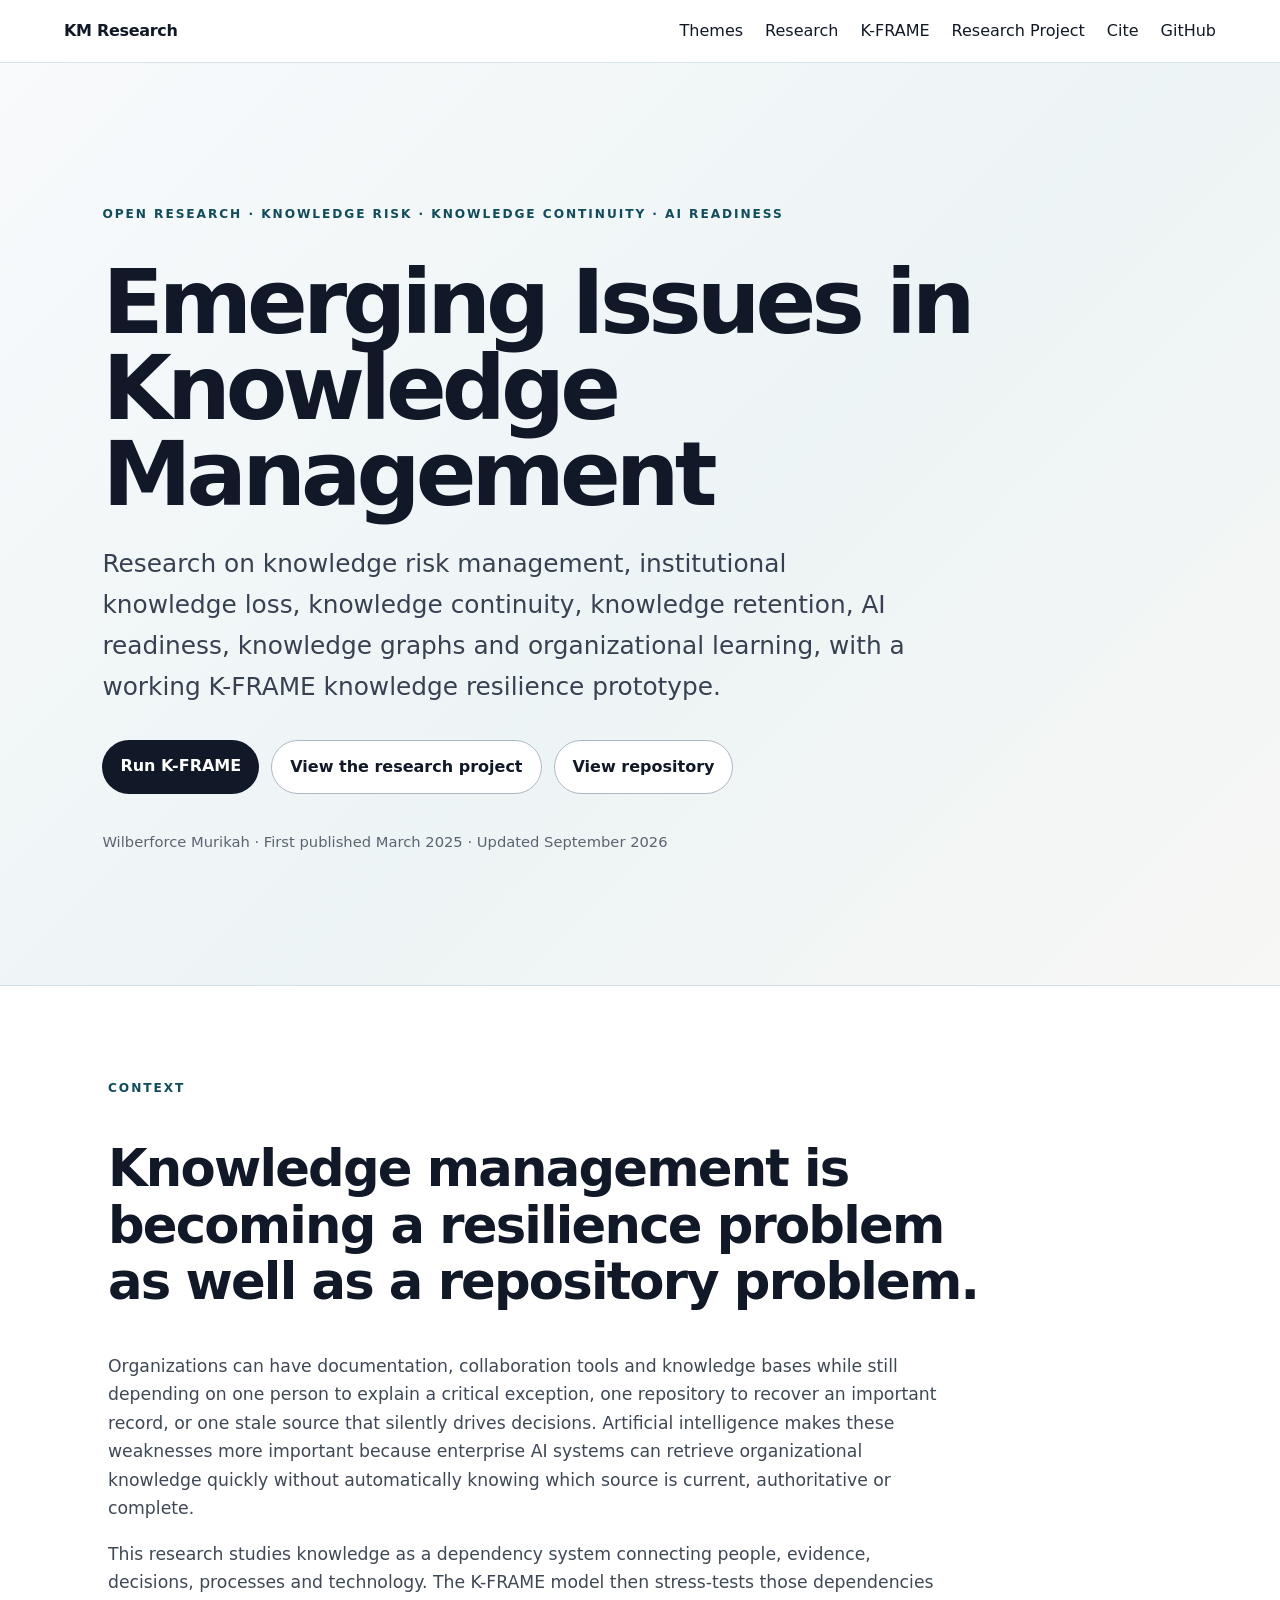
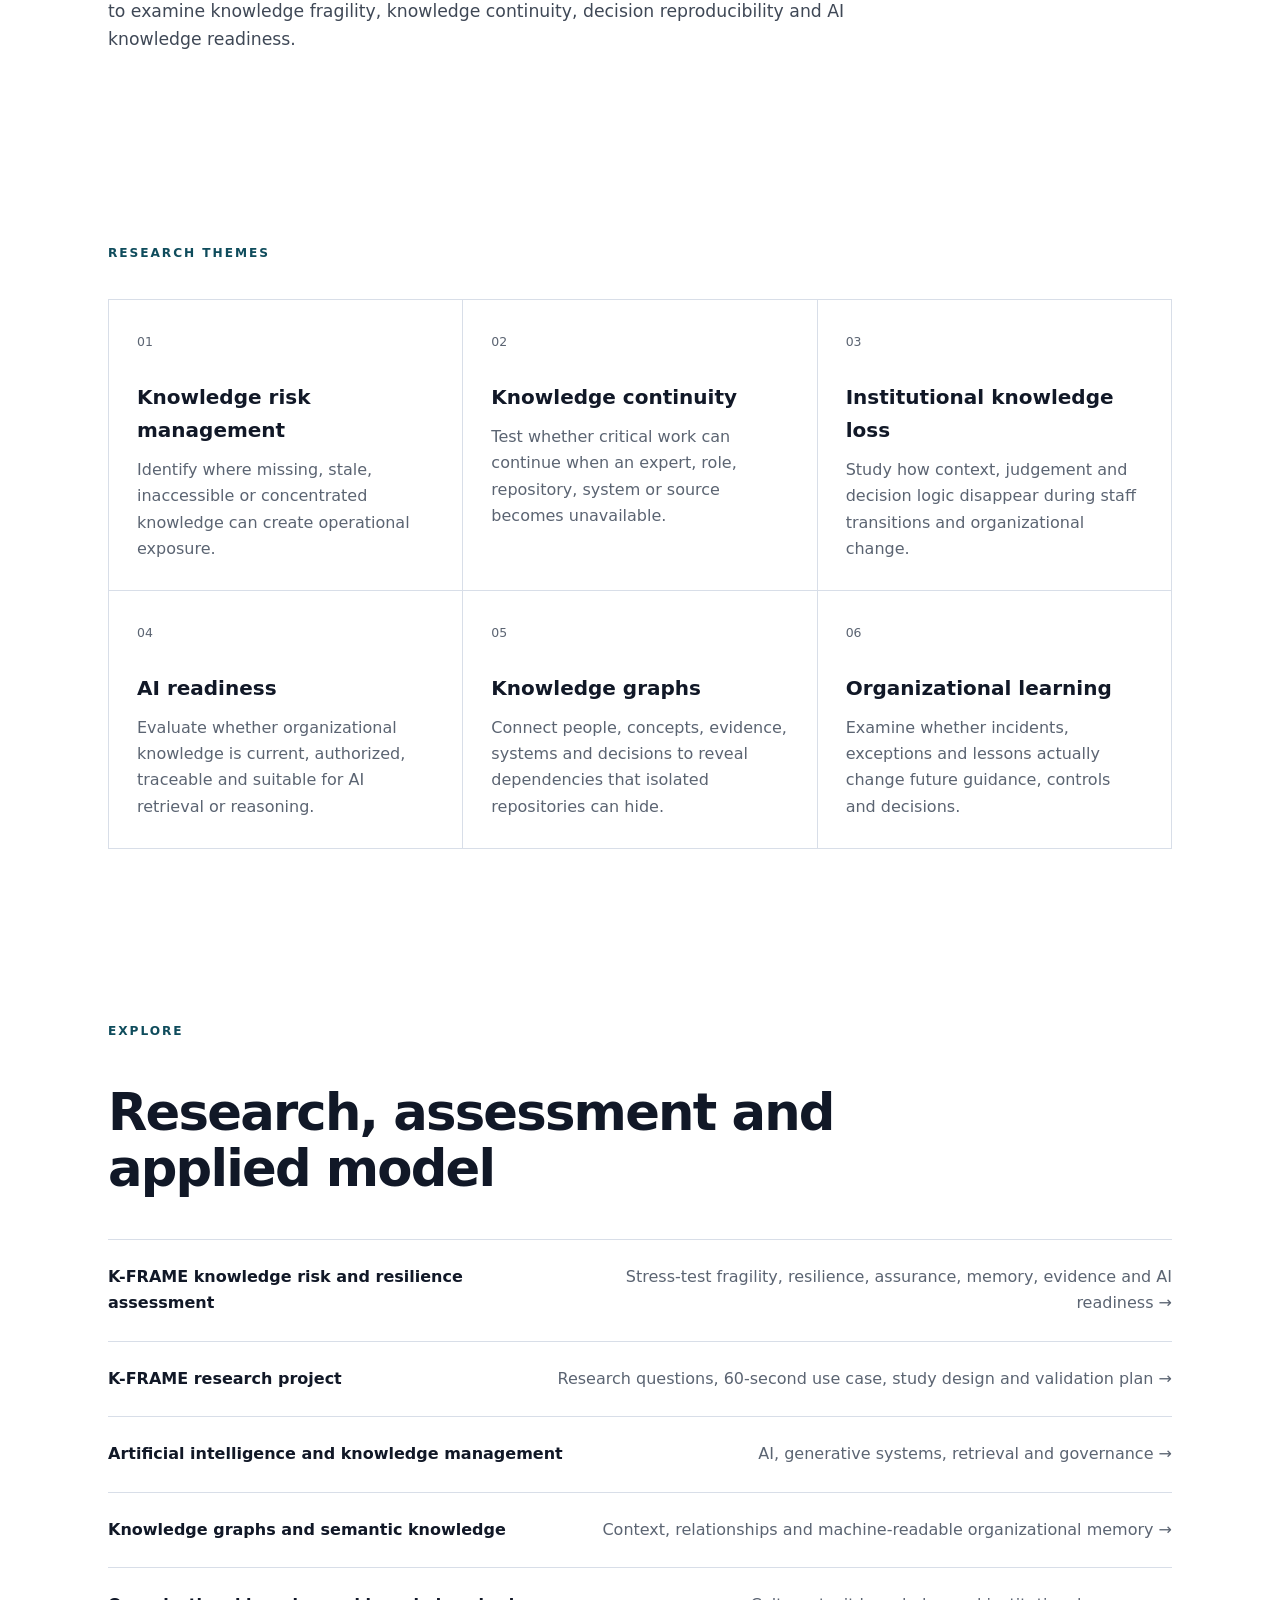
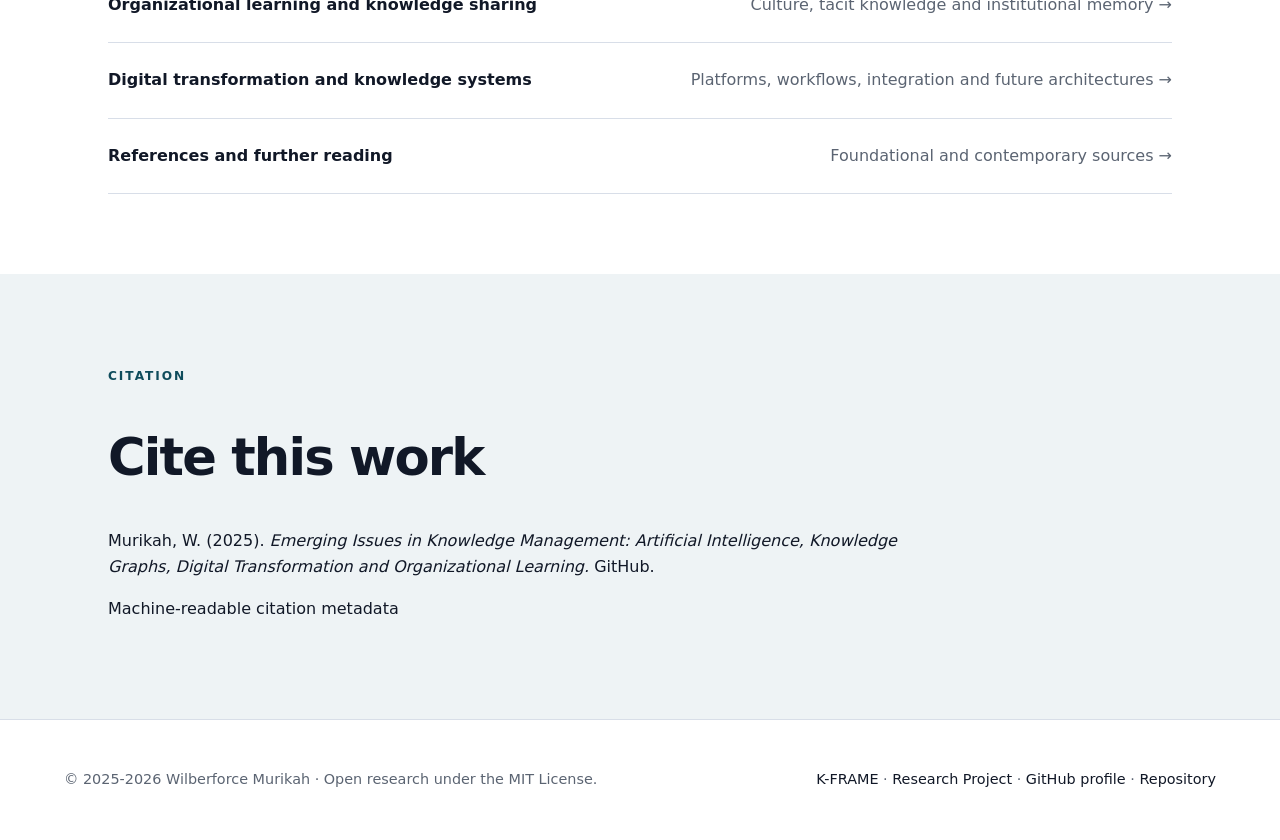
<file: docs/index.html>
<!doctype html>
<html lang="en">
<head>
  <meta charset="utf-8">
  <meta name="viewport" content="width=device-width,initial-scale=1">
  <title>Emerging Issues in Knowledge Management | Knowledge Risk, Continuity and AI Readiness</title>
  <meta name="description" content="Research on knowledge management, knowledge risk management, knowledge continuity, institutional knowledge loss, knowledge retention, AI readiness, knowledge graphs, organizational learning and the K-FRAME knowledge resilience model.">
  <meta name="keywords" content="knowledge management, knowledge risk management, knowledge continuity, institutional knowledge loss, knowledge retention, key person risk, AI readiness assessment, artificial intelligence in knowledge management, organizational learning, knowledge governance, knowledge resilience, knowledge graphs">
  <meta name="author" content="Wilberforce Murikah">
  <meta name="robots" content="index,follow,max-image-preview:large">
  <link rel="canonical" href="https://wmurikah.github.io/Emerging-Issues-in-Knowledge-Management/">
  <link rel="stylesheet" href="styles.css">
  <meta property="og:type" content="article">
  <meta property="og:title" content="Emerging Issues in Knowledge Management: Knowledge Risk, Continuity and AI Readiness">
  <meta property="og:description" content="Open research and a working K-FRAME prototype for studying knowledge risk management, institutional knowledge loss, knowledge continuity and AI knowledge readiness.">
  <meta property="og:url" content="https://wmurikah.github.io/Emerging-Issues-in-Knowledge-Management/">
  <meta name="twitter:card" content="summary_large_image">
  <meta name="citation_title" content="Emerging Issues in Knowledge Management: Artificial Intelligence, Knowledge Graphs, Digital Transformation and Organizational Learning">
  <meta name="citation_author" content="Wilberforce Murikah">
  <meta name="citation_publication_date" content="2025/03/09">
  <meta name="citation_language" content="en">
  <meta name="citation_technical_report_institution" content="Independent Research">
  <script type="application/ld+json">
  {
    "@context":"https://schema.org",
    "@type":"ScholarlyArticle",
    "headline":"Emerging Issues in Knowledge Management: Artificial Intelligence, Knowledge Graphs, Digital Transformation and Organizational Learning",
    "name":"Emerging Issues in Knowledge Management",
    "author":{"@type":"Person","name":"Wilberforce Murikah","url":"https://github.com/wmurikah"},
    "datePublished":"2025-03-09",
    "dateModified":"2026-09-17",
    "license":"https://opensource.org/licenses/MIT",
    "url":"https://wmurikah.github.io/Emerging-Issues-in-Knowledge-Management/",
    "sameAs":"https://github.com/wmurikah/Emerging-Issues-in-Knowledge-Management",
    "keywords":["knowledge management","knowledge risk management","knowledge continuity","institutional knowledge loss","knowledge retention","key person risk","AI readiness assessment","artificial intelligence in knowledge management","knowledge graphs","organizational learning","knowledge governance","knowledge resilience","decision reproducibility"],
    "abstract":"An open research project examining knowledge risk management, knowledge continuity, institutional knowledge loss, AI readiness, knowledge graphs, organizational learning and the resilience of organizational knowledge under disruption."
  }
  </script>
</head>
<body>
  <header class="site-header">
    <a class="brand" href="./">KM Research</a>
    <nav aria-label="Primary navigation">
      <a href="#themes">Themes</a>
      <a href="#research">Research</a>
      <a href="k-frame/">K-FRAME</a>
      <a href="research-project.html">Research Project</a>
      <a href="#citation">Cite</a>
      <a href="https://github.com/wmurikah/Emerging-Issues-in-Knowledge-Management">GitHub</a>
    </nav>
  </header>

  <main>
    <section class="hero">
      <p class="eyebrow">Open research · Knowledge risk · Knowledge continuity · AI readiness</p>
      <h1>Emerging Issues in<br>Knowledge Management</h1>
      <p class="dek">Research on knowledge risk management, institutional knowledge loss, knowledge continuity, knowledge retention, AI readiness, knowledge graphs and organizational learning, with a working K-FRAME knowledge resilience prototype.</p>
      <div class="actions">
        <a class="primary" href="k-frame/">Run K-FRAME</a>
        <a class="secondary" href="research-project.html">View the research project</a>
        <a class="secondary" href="https://github.com/wmurikah/Emerging-Issues-in-Knowledge-Management">View repository</a>
      </div>
      <p class="byline">Wilberforce Murikah · First published March 2025 · Updated September 2026</p>
    </section>

    <section class="intro" aria-labelledby="about-heading">
      <p class="section-label">Context</p>
      <h2 id="about-heading">Knowledge management is becoming a resilience problem as well as a repository problem.</h2>
      <p>Organizations can have documentation, collaboration tools and knowledge bases while still depending on one person to explain a critical exception, one repository to recover an important record, or one stale source that silently drives decisions. Artificial intelligence makes these weaknesses more important because enterprise AI systems can retrieve organizational knowledge quickly without automatically knowing which source is current, authoritative or complete.</p>
      <p>This research studies knowledge as a dependency system connecting people, evidence, decisions, processes and technology. The K-FRAME model then stress-tests those dependencies to examine knowledge fragility, knowledge continuity, decision reproducibility and AI knowledge readiness.</p>
    </section>

    <section id="themes" class="section">
      <p class="section-label">Research themes</p>
      <div class="grid">
        <article><span>01</span><h3>Knowledge risk management</h3><p>Identify where missing, stale, inaccessible or concentrated knowledge can create operational exposure.</p></article>
        <article><span>02</span><h3>Knowledge continuity</h3><p>Test whether critical work can continue when an expert, role, repository, system or source becomes unavailable.</p></article>
        <article><span>03</span><h3>Institutional knowledge loss</h3><p>Study how context, judgement and decision logic disappear during staff transitions and organizational change.</p></article>
        <article><span>04</span><h3>AI readiness</h3><p>Evaluate whether organizational knowledge is current, authorized, traceable and suitable for AI retrieval or reasoning.</p></article>
        <article><span>05</span><h3>Knowledge graphs</h3><p>Connect people, concepts, evidence, systems and decisions to reveal dependencies that isolated repositories can hide.</p></article>
        <article><span>06</span><h3>Organizational learning</h3><p>Examine whether incidents, exceptions and lessons actually change future guidance, controls and decisions.</p></article>
      </div>
    </section>

    <section id="research" class="section research-list">
      <p class="section-label">Explore</p>
      <h2>Research, assessment and applied model</h2>
      <a href="k-frame/"><strong>K-FRAME knowledge risk and resilience assessment</strong><span>Stress-test fragility, resilience, assurance, memory, evidence and AI readiness →</span></a>
      <a href="research-project.html"><strong>K-FRAME research project</strong><span>Research questions, 60-second use case, study design and validation plan →</span></a>
      <a href="artificial-intelligence.html"><strong>Artificial intelligence and knowledge management</strong><span>AI, generative systems, retrieval and governance →</span></a>
      <a href="knowledge-graphs.html"><strong>Knowledge graphs and semantic knowledge</strong><span>Context, relationships and machine-readable organizational memory →</span></a>
      <a href="organizational-learning.html"><strong>Organizational learning and knowledge sharing</strong><span>Culture, tacit knowledge and institutional memory →</span></a>
      <a href="digital-transformation.html"><strong>Digital transformation and knowledge systems</strong><span>Platforms, workflows, integration and future architectures →</span></a>
      <a href="references.html"><strong>References and further reading</strong><span>Foundational and contemporary sources →</span></a>
    </section>

    <section id="citation" class="citation">
      <p class="section-label">Citation</p>
      <h2>Cite this work</h2>
      <p>Murikah, W. (2025). <em>Emerging Issues in Knowledge Management: Artificial Intelligence, Knowledge Graphs, Digital Transformation and Organizational Learning.</em> GitHub.</p>
      <p><a href="https://github.com/wmurikah/Emerging-Issues-in-Knowledge-Management/blob/main/CITATION.cff">Machine-readable citation metadata</a></p>
    </section>
  </main>

  <footer>
    <p>© 2025-2026 Wilberforce Murikah · Open research under the MIT License.</p>
    <p><a href="k-frame/">K-FRAME</a> · <a href="research-project.html">Research Project</a> · <a href="https://github.com/wmurikah">GitHub profile</a> · <a href="https://github.com/wmurikah/Emerging-Issues-in-Knowledge-Management">Repository</a></p>
  </footer>
</body>
</html>
</file>
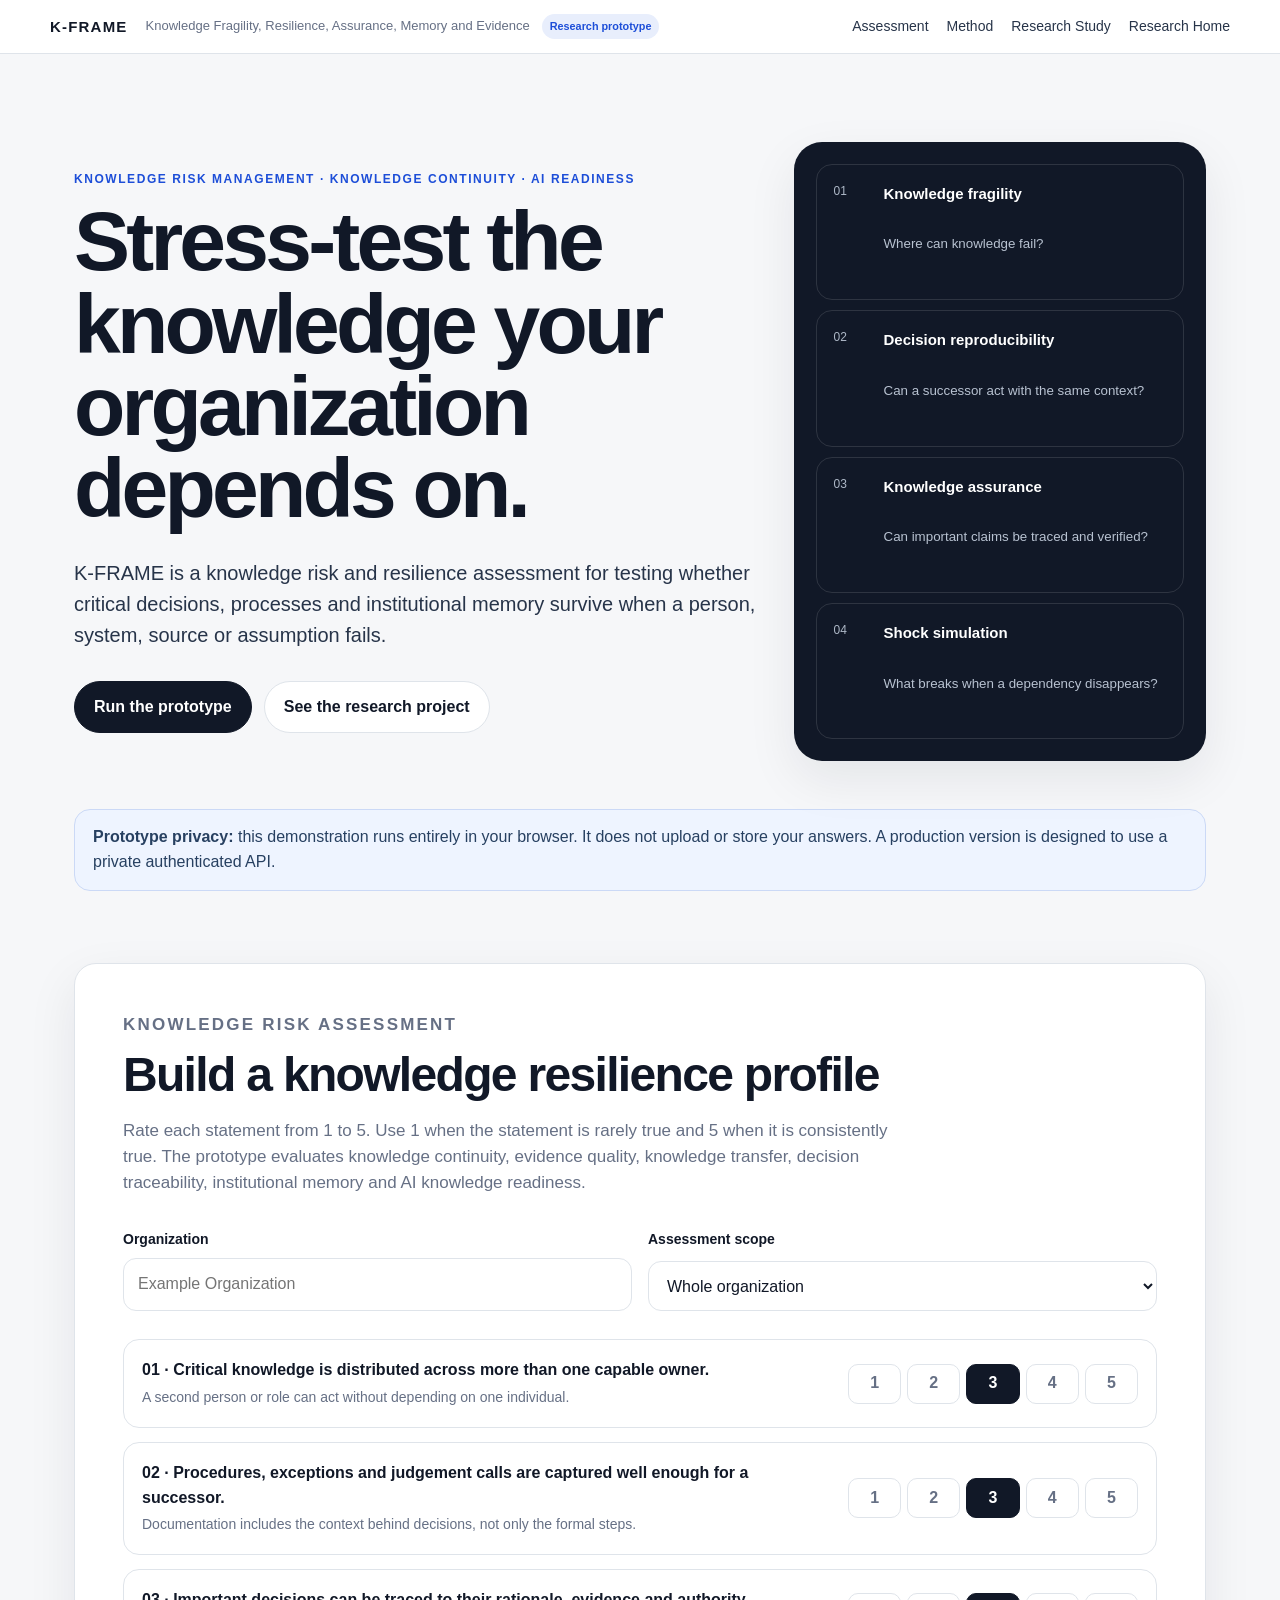
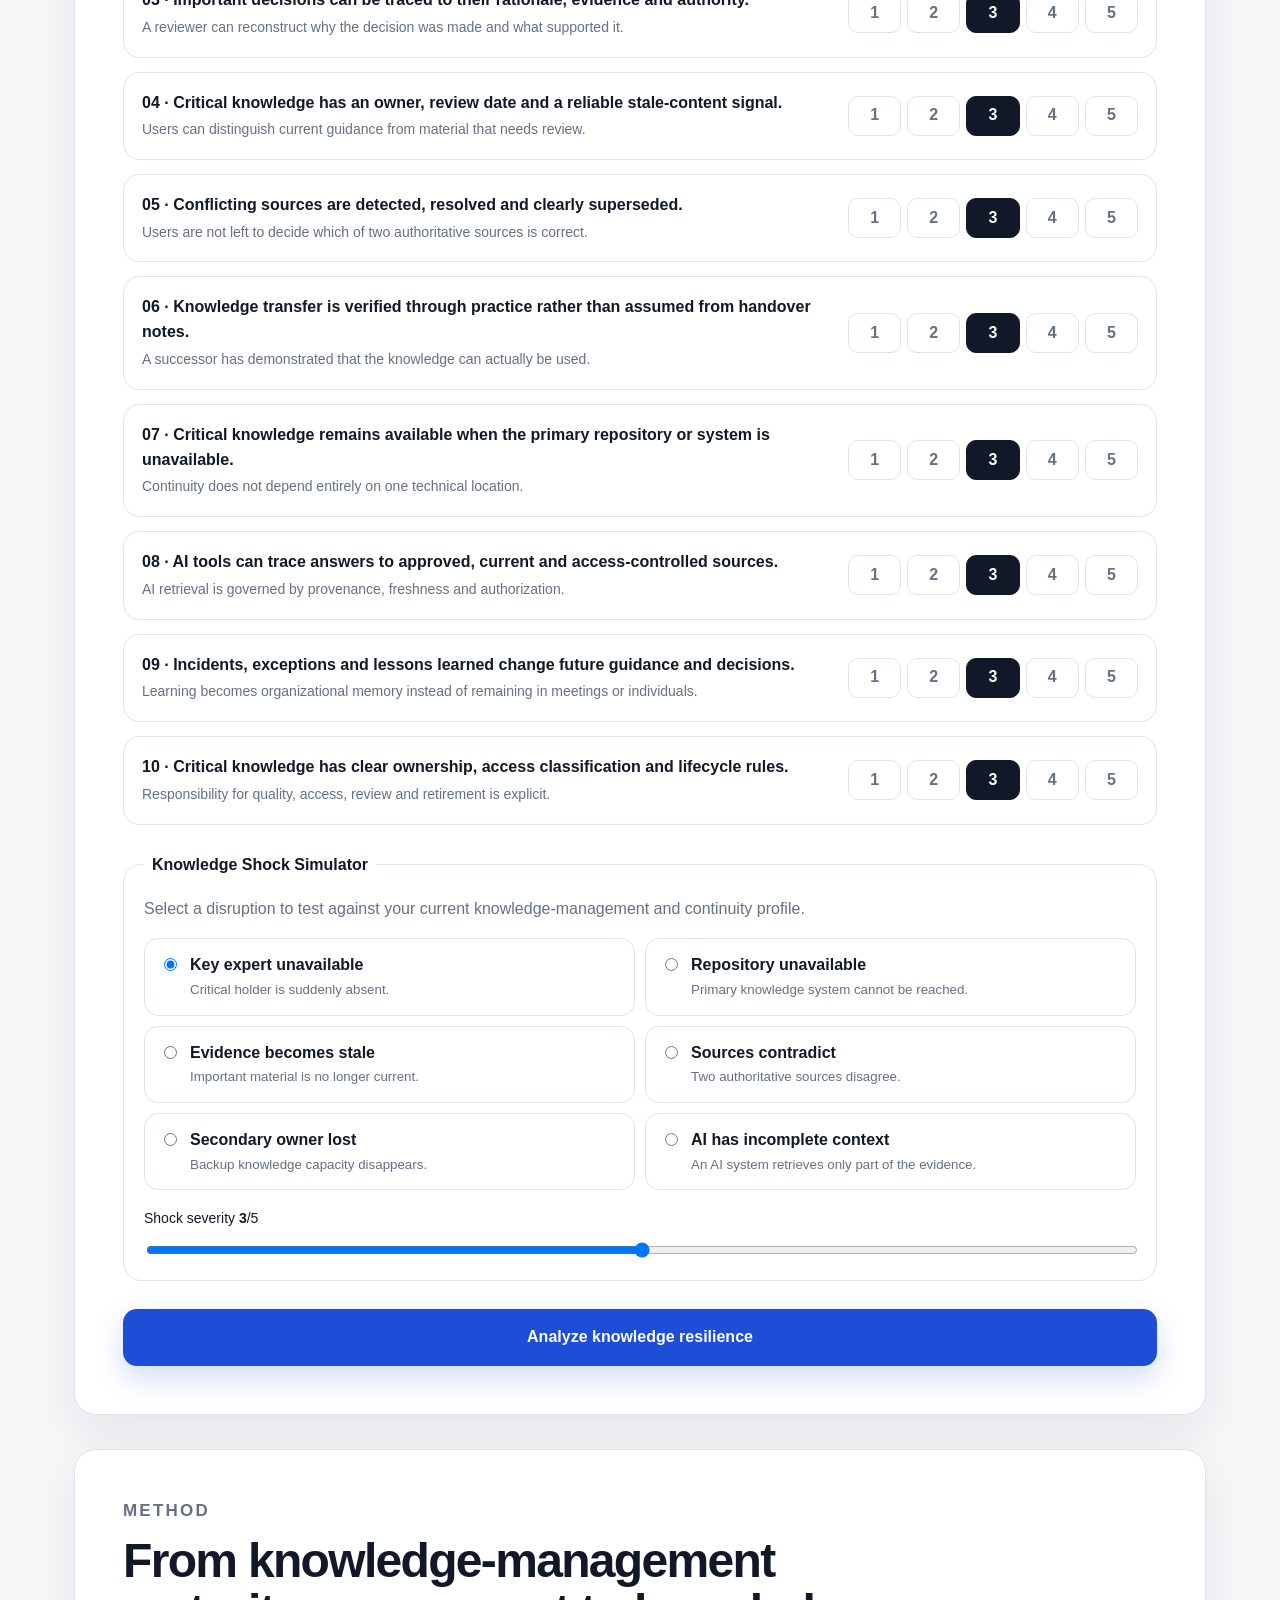
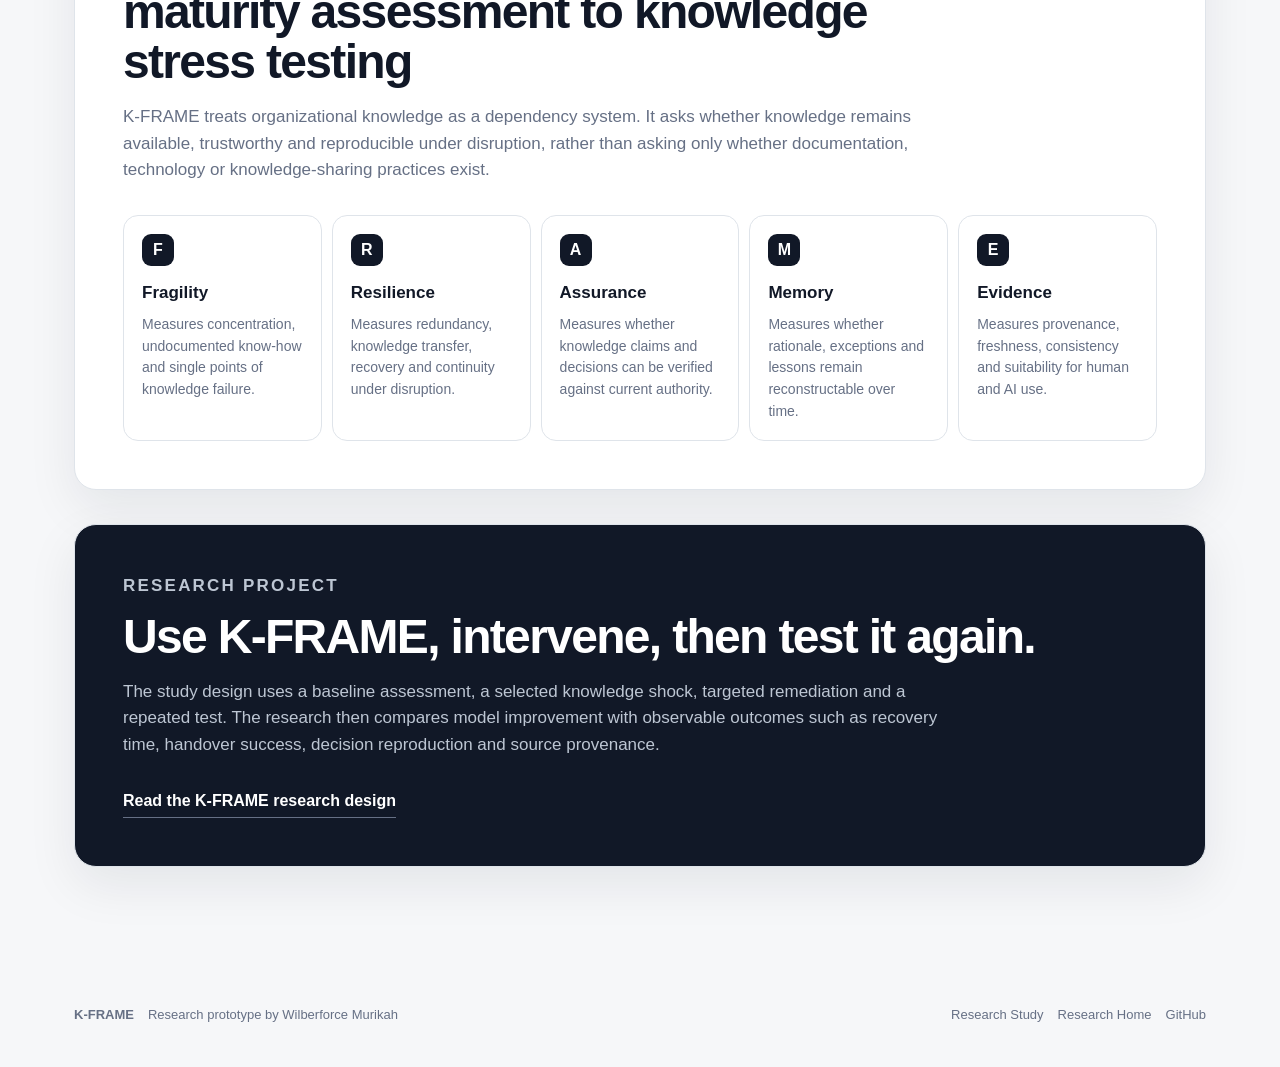
<file: docs/k-frame/index.html>
<!doctype html>
<html lang="en">
<head>
  <meta charset="utf-8">
  <meta name="viewport" content="width=device-width,initial-scale=1">
  <title>K-FRAME Knowledge Risk Assessment | Knowledge Continuity and AI Readiness</title>
  <meta name="description" content="K-FRAME is a research prototype for knowledge risk management, knowledge continuity, institutional knowledge loss, key-person risk, decision reproducibility and AI knowledge readiness.">
  <meta name="keywords" content="knowledge risk assessment, knowledge risk management, knowledge continuity, institutional knowledge loss, key person risk, knowledge retention, knowledge transfer, AI readiness assessment, organizational knowledge, knowledge resilience, decision reproducibility">
  <meta name="robots" content="index,follow,max-image-preview:large">
  <link rel="canonical" href="https://wmurikah.github.io/Emerging-Issues-in-Knowledge-Management/k-frame/">
  <link rel="stylesheet" href="styles.css">
  <meta property="og:type" content="website">
  <meta property="og:title" content="K-FRAME Knowledge Risk and Resilience Assessment">
  <meta property="og:description" content="Stress-test knowledge continuity, institutional memory, decision reproducibility and AI knowledge readiness before a real knowledge dependency fails.">
  <meta property="og:url" content="https://wmurikah.github.io/Emerging-Issues-in-Knowledge-Management/k-frame/">
  <script type="application/ld+json">
  {
    "@context":"https://schema.org",
    "@type":"SoftwareApplication",
    "name":"K-FRAME",
    "applicationCategory":"BusinessApplication",
    "operatingSystem":"Web",
    "description":"Research prototype for knowledge risk management, knowledge continuity, institutional knowledge loss, decision reproducibility and AI knowledge readiness.",
    "url":"https://wmurikah.github.io/Emerging-Issues-in-Knowledge-Management/k-frame/",
    "author":{"@type":"Person","name":"Wilberforce Murikah","url":"https://github.com/wmurikah"},
    "keywords":["knowledge risk management","knowledge continuity","institutional knowledge loss","key person risk","knowledge retention","AI readiness assessment","knowledge resilience","decision reproducibility","organizational knowledge"]
  }
  </script>
</head>
<body>
  <header class="topbar">
    <a class="brand" href="../">K-FRAME</a>
    <div class="brand-copy">
      <span>Knowledge Fragility, Resilience, Assurance, Memory and Evidence</span>
      <small>Research prototype</small>
    </div>
    <nav aria-label="K-FRAME navigation">
      <a href="#assessment">Assessment</a>
      <a href="#method">Method</a>
      <a href="../research-project.html">Research Study</a>
      <a href="../">Research Home</a>
    </nav>
  </header>

  <main>
    <section class="hero">
      <div class="hero-copy">
        <p class="eyebrow">Knowledge risk management · Knowledge continuity · AI readiness</p>
        <h1>Stress-test the knowledge your organization depends on.</h1>
        <p class="lede">K-FRAME is a knowledge risk and resilience assessment for testing whether critical decisions, processes and institutional memory survive when a person, system, source or assumption fails.</p>
        <div class="hero-actions">
          <a class="button primary" href="#assessment">Run the prototype</a>
          <a class="button secondary" href="../research-project.html">See the research project</a>
        </div>
      </div>
      <aside class="hero-panel" aria-label="K-FRAME outputs">
        <div class="signal"><span>01</span><strong>Knowledge fragility</strong><small>Where can knowledge fail?</small></div>
        <div class="signal"><span>02</span><strong>Decision reproducibility</strong><small>Can a successor act with the same context?</small></div>
        <div class="signal"><span>03</span><strong>Knowledge assurance</strong><small>Can important claims be traced and verified?</small></div>
        <div class="signal"><span>04</span><strong>Shock simulation</strong><small>What breaks when a dependency disappears?</small></div>
      </aside>
    </section>

    <section class="privacy-note">
      <strong>Prototype privacy:</strong> this demonstration runs entirely in your browser. It does not upload or store your answers. A production version is designed to use a private authenticated API.
    </section>

    <section id="assessment" class="assessment-shell">
      <div class="section-heading">
        <p class="eyebrow">Knowledge risk assessment</p>
        <h2>Build a knowledge resilience profile</h2>
        <p>Rate each statement from 1 to 5. Use 1 when the statement is rarely true and 5 when it is consistently true. The prototype evaluates knowledge continuity, evidence quality, knowledge transfer, decision traceability, institutional memory and AI knowledge readiness.</p>
      </div>

      <form id="assessment-form">
        <div class="identity-grid">
          <label>
            <span>Organization</span>
            <input id="organization" name="organization" type="text" placeholder="Example Organization" maxlength="120">
          </label>
          <label>
            <span>Assessment scope</span>
            <select id="scope" name="scope">
              <option value="Organization">Whole organization</option>
              <option value="Business unit">Business unit</option>
              <option value="Process">Critical process</option>
              <option value="Role">Critical role</option>
              <option value="Knowledge domain">Knowledge domain</option>
            </select>
          </label>
        </div>

        <div id="question-list" class="question-list"></div>

        <fieldset class="shock-box">
          <legend>Knowledge Shock Simulator</legend>
          <p>Select a disruption to test against your current knowledge-management and continuity profile.</p>
          <div class="shock-grid">
            <label><input type="radio" name="shock" value="key_person" checked><span><strong>Key expert unavailable</strong><small>Critical holder is suddenly absent.</small></span></label>
            <label><input type="radio" name="shock" value="repository"><span><strong>Repository unavailable</strong><small>Primary knowledge system cannot be reached.</small></span></label>
            <label><input type="radio" name="shock" value="stale"><span><strong>Evidence becomes stale</strong><small>Important material is no longer current.</small></span></label>
            <label><input type="radio" name="shock" value="contradiction"><span><strong>Sources contradict</strong><small>Two authoritative sources disagree.</small></span></label>
            <label><input type="radio" name="shock" value="owner"><span><strong>Secondary owner lost</strong><small>Backup knowledge capacity disappears.</small></span></label>
            <label><input type="radio" name="shock" value="ai"><span><strong>AI has incomplete context</strong><small>An AI system retrieves only part of the evidence.</small></span></label>
          </div>
          <label class="severity-label" for="severity">
            <span>Shock severity <strong id="severity-value">3</strong>/5</span>
            <input id="severity" type="range" min="1" max="5" step="1" value="3">
          </label>
        </fieldset>

        <button class="analyze-button" type="submit">Analyze knowledge resilience</button>
      </form>
    </section>

    <section id="results" class="results" hidden aria-live="polite">
      <div class="results-header">
        <div>
          <p class="eyebrow">K-FRAME result</p>
          <h2 id="result-title">Knowledge resilience profile</h2>
          <p id="result-summary"></p>
        </div>
        <div class="overall-score">
          <span id="overall-score">0</span>
          <small>Resilience index</small>
        </div>
      </div>

      <div class="score-grid" id="score-grid"></div>

      <div class="result-grid">
        <article class="result-card priority-card">
          <p class="eyebrow">Shock result</p>
          <h3>Knowledge Loss Radius</h3>
          <div class="radius-line"><strong id="loss-radius">0</strong><span>/100 exposure</span></div>
          <p id="shock-explanation"></p>
        </article>
        <article class="result-card">
          <p class="eyebrow">Primary drivers</p>
          <h3>What is creating exposure</h3>
          <ul id="driver-list"></ul>
        </article>
      </div>

      <article class="action-panel">
        <div>
          <p class="eyebrow">Intervention engine</p>
          <h3>Priority actions</h3>
          <p>These actions target the weakest parts of the current profile. The research project tests whether targeted interventions improve both K-FRAME scores and observable knowledge-continuity outcomes.</p>
        </div>
        <ol id="action-list"></ol>
      </article>

      <div class="result-actions">
        <button id="print-result" class="button primary" type="button">Print result</button>
        <button id="reset-result" class="button secondary" type="button">Run another assessment</button>
      </div>
    </section>

    <section id="method" class="method-section">
      <div class="section-heading">
        <p class="eyebrow">Method</p>
        <h2>From knowledge-management maturity assessment to knowledge stress testing</h2>
        <p>K-FRAME treats organizational knowledge as a dependency system. It asks whether knowledge remains available, trustworthy and reproducible under disruption, rather than asking only whether documentation, technology or knowledge-sharing practices exist.</p>
      </div>
      <div class="method-grid">
        <article><span>F</span><h3>Fragility</h3><p>Measures concentration, undocumented know-how and single points of knowledge failure.</p></article>
        <article><span>R</span><h3>Resilience</h3><p>Measures redundancy, knowledge transfer, recovery and continuity under disruption.</p></article>
        <article><span>A</span><h3>Assurance</h3><p>Measures whether knowledge claims and decisions can be verified against current authority.</p></article>
        <article><span>M</span><h3>Memory</h3><p>Measures whether rationale, exceptions and lessons remain reconstructable over time.</p></article>
        <article><span>E</span><h3>Evidence</h3><p>Measures provenance, freshness, consistency and suitability for human and AI use.</p></article>
      </div>
    </section>

    <section class="production-note">
      <p class="eyebrow">Research project</p>
      <h2>Use K-FRAME, intervene, then test it again.</h2>
      <p>The study design uses a baseline assessment, a selected knowledge shock, targeted remediation and a repeated test. The research then compares model improvement with observable outcomes such as recovery time, handover success, decision reproduction and source provenance.</p>
      <a class="text-link" href="../research-project.html">Read the K-FRAME research design</a>
    </section>
  </main>

  <footer>
    <div><strong>K-FRAME</strong><span>Research prototype by Wilberforce Murikah</span></div>
    <div><a href="../research-project.html">Research Study</a><a href="../">Research Home</a><a href="https://github.com/wmurikah/Emerging-Issues-in-Knowledge-Management">GitHub</a></div>
  </footer>

  <script src="app.js"></script>
</body>
</html>
</file>
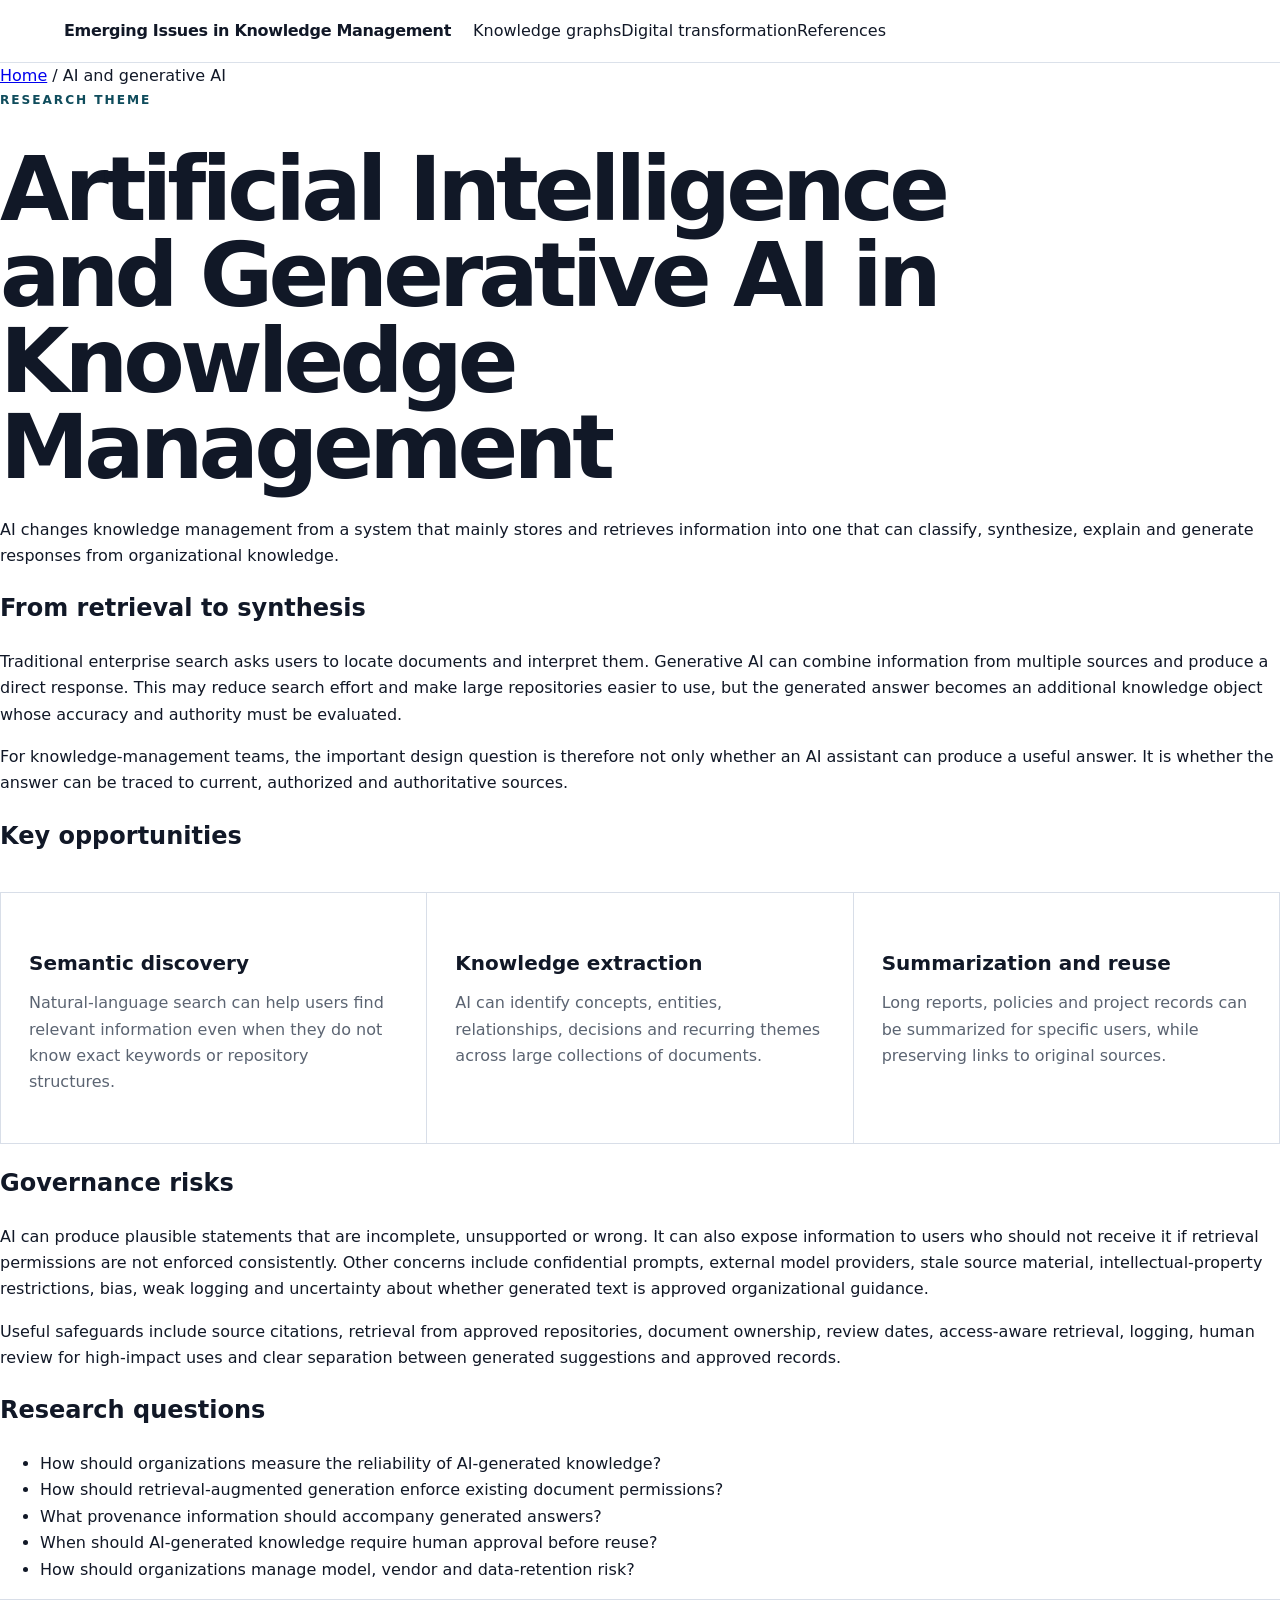
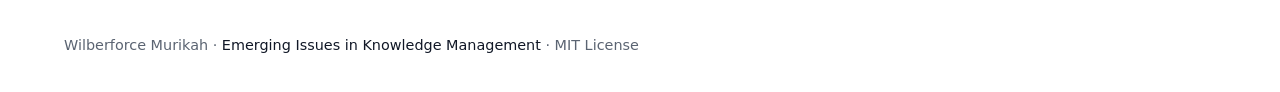
<file: docs/ai-in-knowledge-management.html>
<!doctype html>
<html lang="en">
<head>
  <meta charset="utf-8"><meta name="viewport" content="width=device-width,initial-scale=1">
  <title>Artificial Intelligence and Generative AI in Knowledge Management</title>
  <meta name="description" content="How artificial intelligence and generative AI are changing enterprise knowledge management, search, retrieval, provenance, governance, privacy and organizational learning.">
  <meta name="robots" content="index,follow"><link rel="canonical" href="https://wmurikah.github.io/Emerging-Issues-in-Knowledge-Management/ai-in-knowledge-management.html"><link rel="stylesheet" href="styles.css">
</head>
<body>
<header class="site-header"><nav class="nav"><a class="brand" href="./">Emerging Issues in Knowledge Management</a><div class="nav-links"><a href="knowledge-graphs.html">Knowledge graphs</a><a href="digital-transformation.html">Digital transformation</a><a href="references.html">References</a></div></nav></header>
<main>
  <div class="page-title"><div class="breadcrumb"><a href="./">Home</a> / AI and generative AI</div><div class="eyebrow">Research theme</div><h1>Artificial Intelligence and Generative AI in Knowledge Management</h1><p class="lead">AI changes knowledge management from a system that mainly stores and retrieves information into one that can classify, synthesize, explain and generate responses from organizational knowledge.</p></div>
  <section class="copy"><h2>From retrieval to synthesis</h2><p>Traditional enterprise search asks users to locate documents and interpret them. Generative AI can combine information from multiple sources and produce a direct response. This may reduce search effort and make large repositories easier to use, but the generated answer becomes an additional knowledge object whose accuracy and authority must be evaluated.</p><p>For knowledge-management teams, the important design question is therefore not only whether an AI assistant can produce a useful answer. It is whether the answer can be traced to current, authorized and authoritative sources.</p></section>
  <section><h2>Key opportunities</h2><div class="grid"><article class="card"><h3>Semantic discovery</h3><p>Natural-language search can help users find relevant information even when they do not know exact keywords or repository structures.</p></article><article class="card"><h3>Knowledge extraction</h3><p>AI can identify concepts, entities, relationships, decisions and recurring themes across large collections of documents.</p></article><article class="card"><h3>Summarization and reuse</h3><p>Long reports, policies and project records can be summarized for specific users, while preserving links to original sources.</p></article></div></section>
  <section class="copy"><h2>Governance risks</h2><p>AI can produce plausible statements that are incomplete, unsupported or wrong. It can also expose information to users who should not receive it if retrieval permissions are not enforced consistently. Other concerns include confidential prompts, external model providers, stale source material, intellectual-property restrictions, bias, weak logging and uncertainty about whether generated text is approved organizational guidance.</p><p>Useful safeguards include source citations, retrieval from approved repositories, document ownership, review dates, access-aware retrieval, logging, human review for high-impact uses and clear separation between generated suggestions and approved records.</p></section>
  <section class="copy"><h2>Research questions</h2><ul><li>How should organizations measure the reliability of AI-generated knowledge?</li><li>How should retrieval-augmented generation enforce existing document permissions?</li><li>What provenance information should accompany generated answers?</li><li>When should AI-generated knowledge require human approval before reuse?</li><li>How should organizations manage model, vendor and data-retention risk?</li></ul></section>
</main>
<footer class="site-footer"><div class="footer-inner">Wilberforce Murikah · <a href="./">Emerging Issues in Knowledge Management</a> · MIT License</div></footer>
</body></html>
</file>
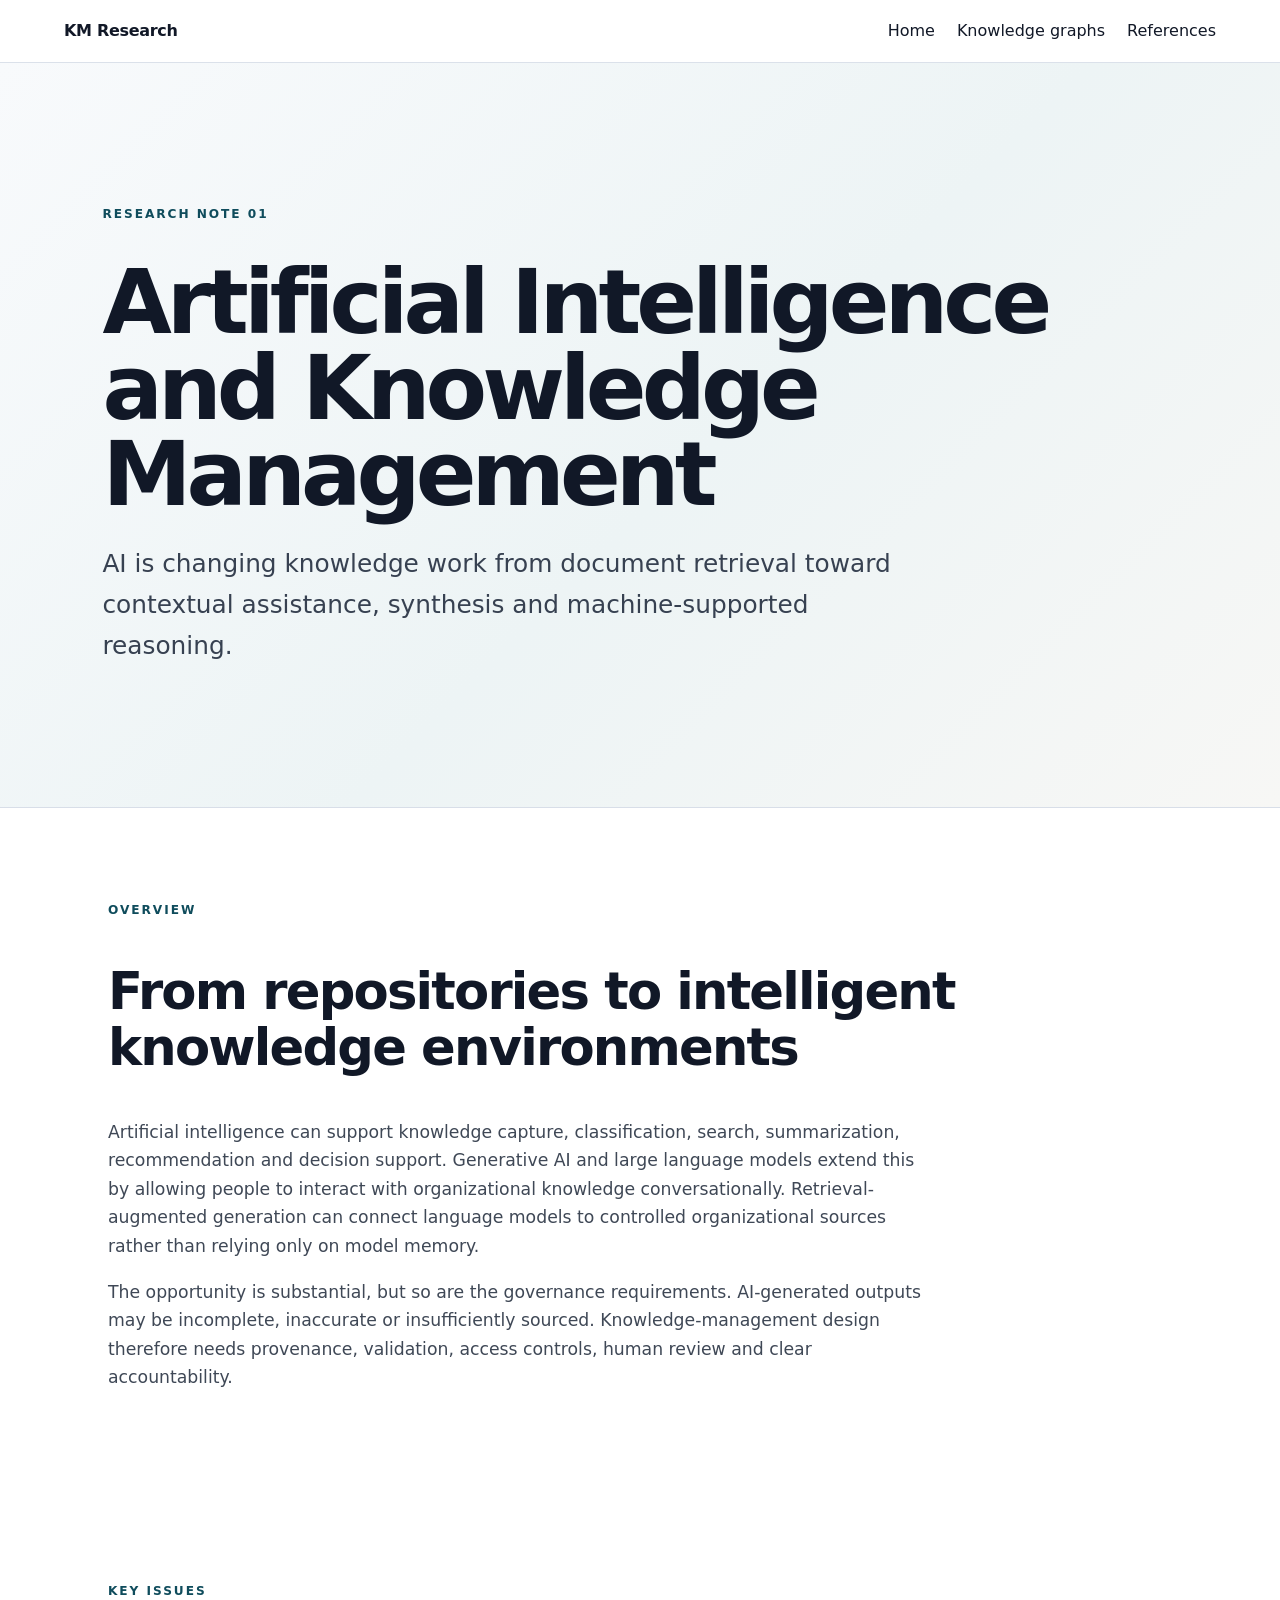
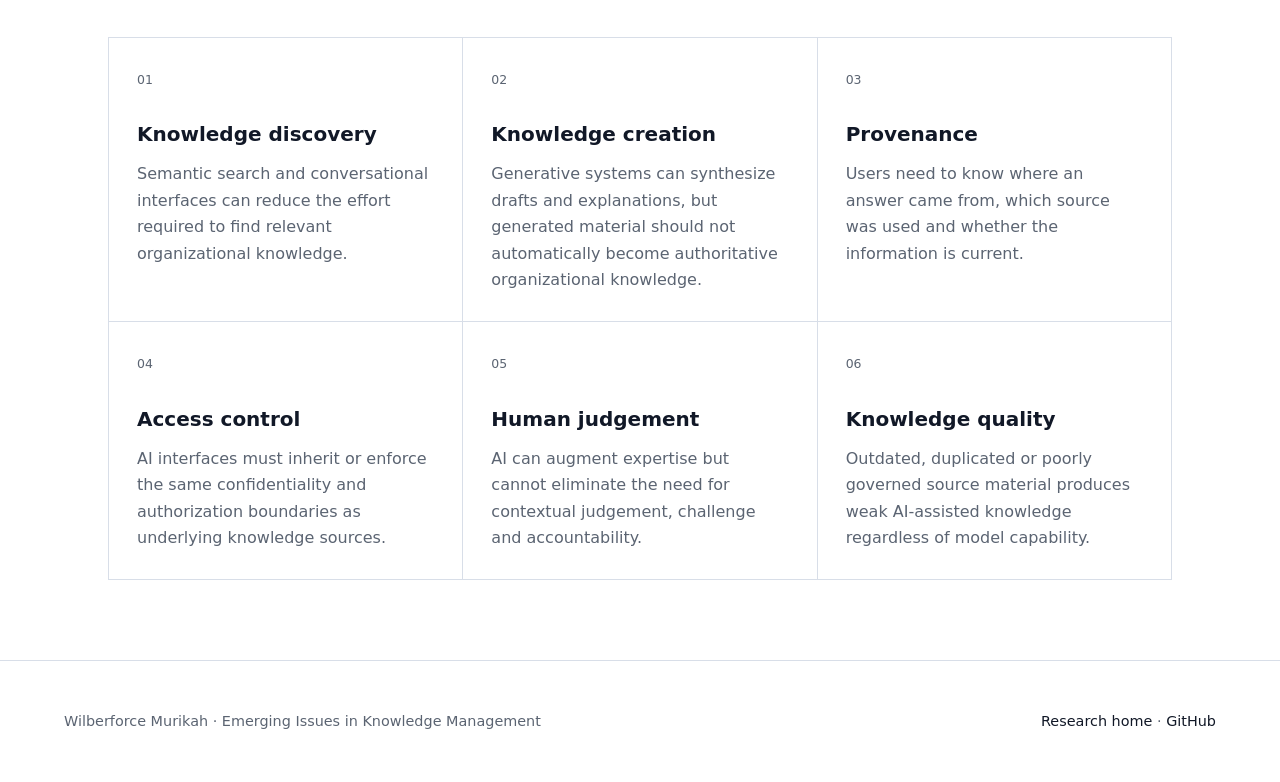
<file: docs/artificial-intelligence.html>
<!doctype html><html lang="en"><head><meta charset="utf-8"><meta name="viewport" content="width=device-width,initial-scale=1"><title>Artificial Intelligence and Knowledge Management | Wilberforce Murikah</title><meta name="description" content="Research note on artificial intelligence, generative AI, knowledge retrieval, organizational knowledge and governance in knowledge-management systems."><link rel="canonical" href="https://wmurikah.github.io/Emerging-Issues-in-Knowledge-Management/artificial-intelligence.html"><link rel="stylesheet" href="styles.css"><meta name="citation_title" content="Artificial Intelligence and Knowledge Management"><meta name="citation_author" content="Wilberforce Murikah"><meta name="citation_publication_date" content="2025/03/09"></head><body><header class="site-header"><a class="brand" href="./">KM Research</a><nav><a href="./">Home</a><a href="knowledge-graphs.html">Knowledge graphs</a><a href="references.html">References</a></nav></header><main><section class="hero"><p class="eyebrow">Research note 01</p><h1>Artificial Intelligence and Knowledge Management</h1><p class="dek">AI is changing knowledge work from document retrieval toward contextual assistance, synthesis and machine-supported reasoning.</p></section><section class="intro"><p class="section-label">Overview</p><h2>From repositories to intelligent knowledge environments</h2><p>Artificial intelligence can support knowledge capture, classification, search, summarization, recommendation and decision support. Generative AI and large language models extend this by allowing people to interact with organizational knowledge conversationally. Retrieval-augmented generation can connect language models to controlled organizational sources rather than relying only on model memory.</p><p>The opportunity is substantial, but so are the governance requirements. AI-generated outputs may be incomplete, inaccurate or insufficiently sourced. Knowledge-management design therefore needs provenance, validation, access controls, human review and clear accountability.</p></section><section class="section"><p class="section-label">Key issues</p><div class="grid"><article><span>01</span><h3>Knowledge discovery</h3><p>Semantic search and conversational interfaces can reduce the effort required to find relevant organizational knowledge.</p></article><article><span>02</span><h3>Knowledge creation</h3><p>Generative systems can synthesize drafts and explanations, but generated material should not automatically become authoritative organizational knowledge.</p></article><article><span>03</span><h3>Provenance</h3><p>Users need to know where an answer came from, which source was used and whether the information is current.</p></article><article><span>04</span><h3>Access control</h3><p>AI interfaces must inherit or enforce the same confidentiality and authorization boundaries as underlying knowledge sources.</p></article><article><span>05</span><h3>Human judgement</h3><p>AI can augment expertise but cannot eliminate the need for contextual judgement, challenge and accountability.</p></article><article><span>06</span><h3>Knowledge quality</h3><p>Outdated, duplicated or poorly governed source material produces weak AI-assisted knowledge regardless of model capability.</p></article></div></section></main><footer><p>Wilberforce Murikah · Emerging Issues in Knowledge Management</p><p><a href="./">Research home</a> · <a href="https://github.com/wmurikah/Emerging-Issues-in-Knowledge-Management">GitHub</a></p></footer></body></html>
</file>
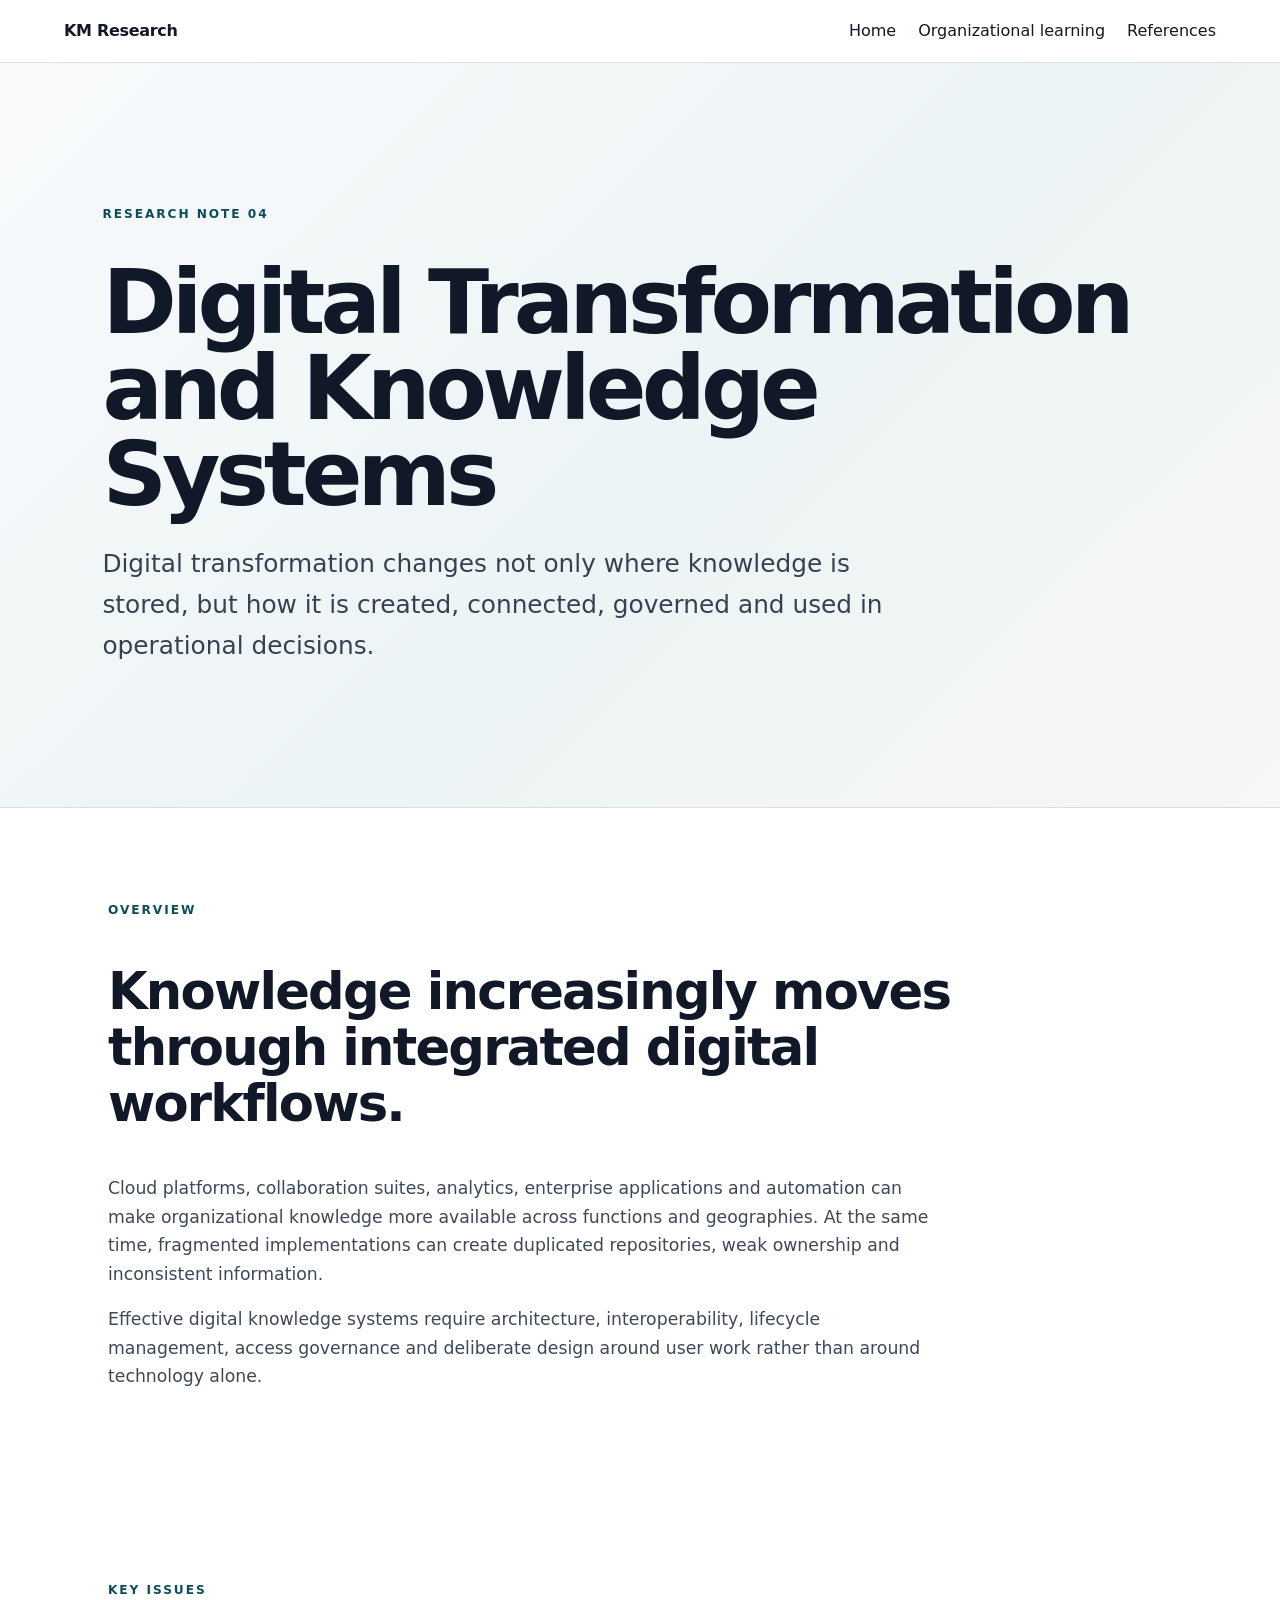
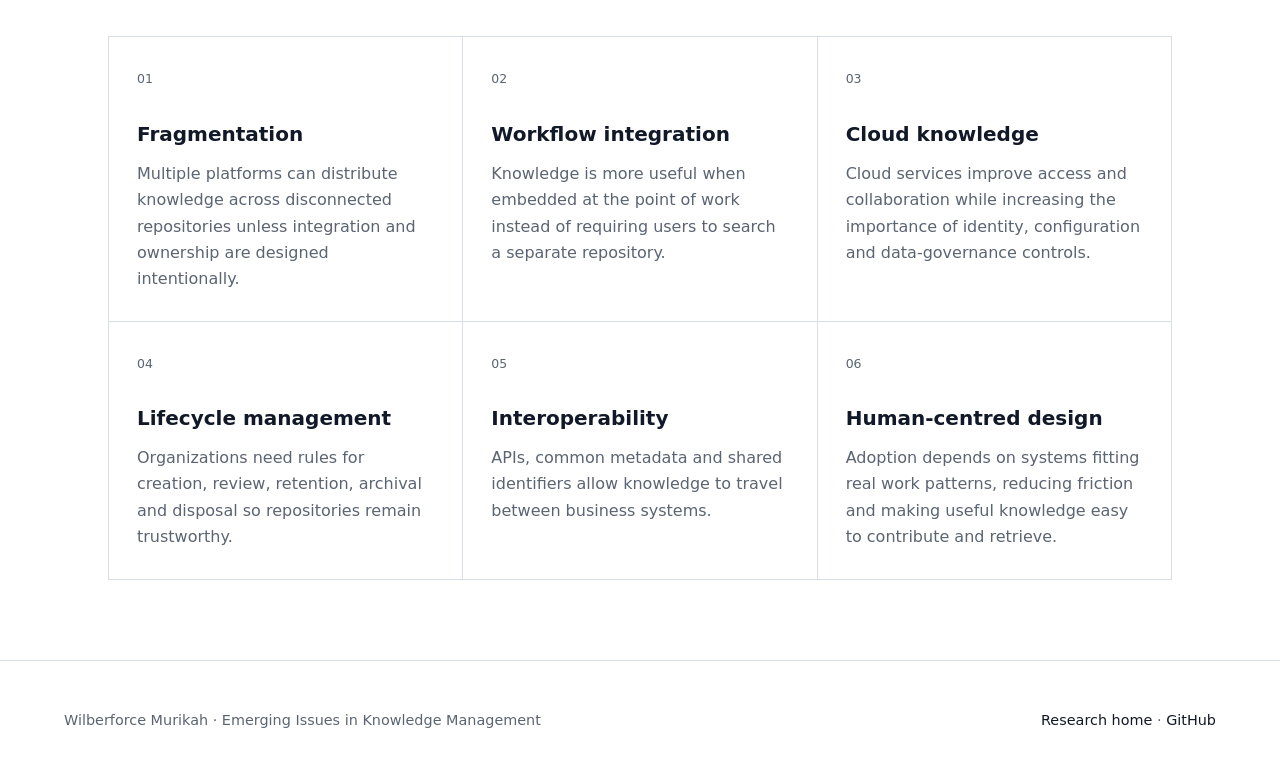
<file: docs/digital-transformation.html>
<!doctype html><html lang="en"><head><meta charset="utf-8"><meta name="viewport" content="width=device-width,initial-scale=1"><title>Digital Transformation and Knowledge Systems | Wilberforce Murikah</title><meta name="description" content="Research note on digital transformation, knowledge-management systems, cloud platforms, workflow integration and organizational knowledge."><link rel="canonical" href="https://wmurikah.github.io/Emerging-Issues-in-Knowledge-Management/digital-transformation.html"><link rel="stylesheet" href="styles.css"><meta name="citation_title" content="Digital Transformation and Knowledge Systems"><meta name="citation_author" content="Wilberforce Murikah"></head><body><header class="site-header"><a class="brand" href="./">KM Research</a><nav><a href="./">Home</a><a href="organizational-learning.html">Organizational learning</a><a href="references.html">References</a></nav></header><main><section class="hero"><p class="eyebrow">Research note 04</p><h1>Digital Transformation and Knowledge Systems</h1><p class="dek">Digital transformation changes not only where knowledge is stored, but how it is created, connected, governed and used in operational decisions.</p></section><section class="intro"><p class="section-label">Overview</p><h2>Knowledge increasingly moves through integrated digital workflows.</h2><p>Cloud platforms, collaboration suites, analytics, enterprise applications and automation can make organizational knowledge more available across functions and geographies. At the same time, fragmented implementations can create duplicated repositories, weak ownership and inconsistent information.</p><p>Effective digital knowledge systems require architecture, interoperability, lifecycle management, access governance and deliberate design around user work rather than around technology alone.</p></section><section class="section"><p class="section-label">Key issues</p><div class="grid"><article><span>01</span><h3>Fragmentation</h3><p>Multiple platforms can distribute knowledge across disconnected repositories unless integration and ownership are designed intentionally.</p></article><article><span>02</span><h3>Workflow integration</h3><p>Knowledge is more useful when embedded at the point of work instead of requiring users to search a separate repository.</p></article><article><span>03</span><h3>Cloud knowledge</h3><p>Cloud services improve access and collaboration while increasing the importance of identity, configuration and data-governance controls.</p></article><article><span>04</span><h3>Lifecycle management</h3><p>Organizations need rules for creation, review, retention, archival and disposal so repositories remain trustworthy.</p></article><article><span>05</span><h3>Interoperability</h3><p>APIs, common metadata and shared identifiers allow knowledge to travel between business systems.</p></article><article><span>06</span><h3>Human-centred design</h3><p>Adoption depends on systems fitting real work patterns, reducing friction and making useful knowledge easy to contribute and retrieve.</p></article></div></section></main><footer><p>Wilberforce Murikah · Emerging Issues in Knowledge Management</p><p><a href="./">Research home</a> · <a href="https://github.com/wmurikah/Emerging-Issues-in-Knowledge-Management">GitHub</a></p></footer></body></html>
</file>
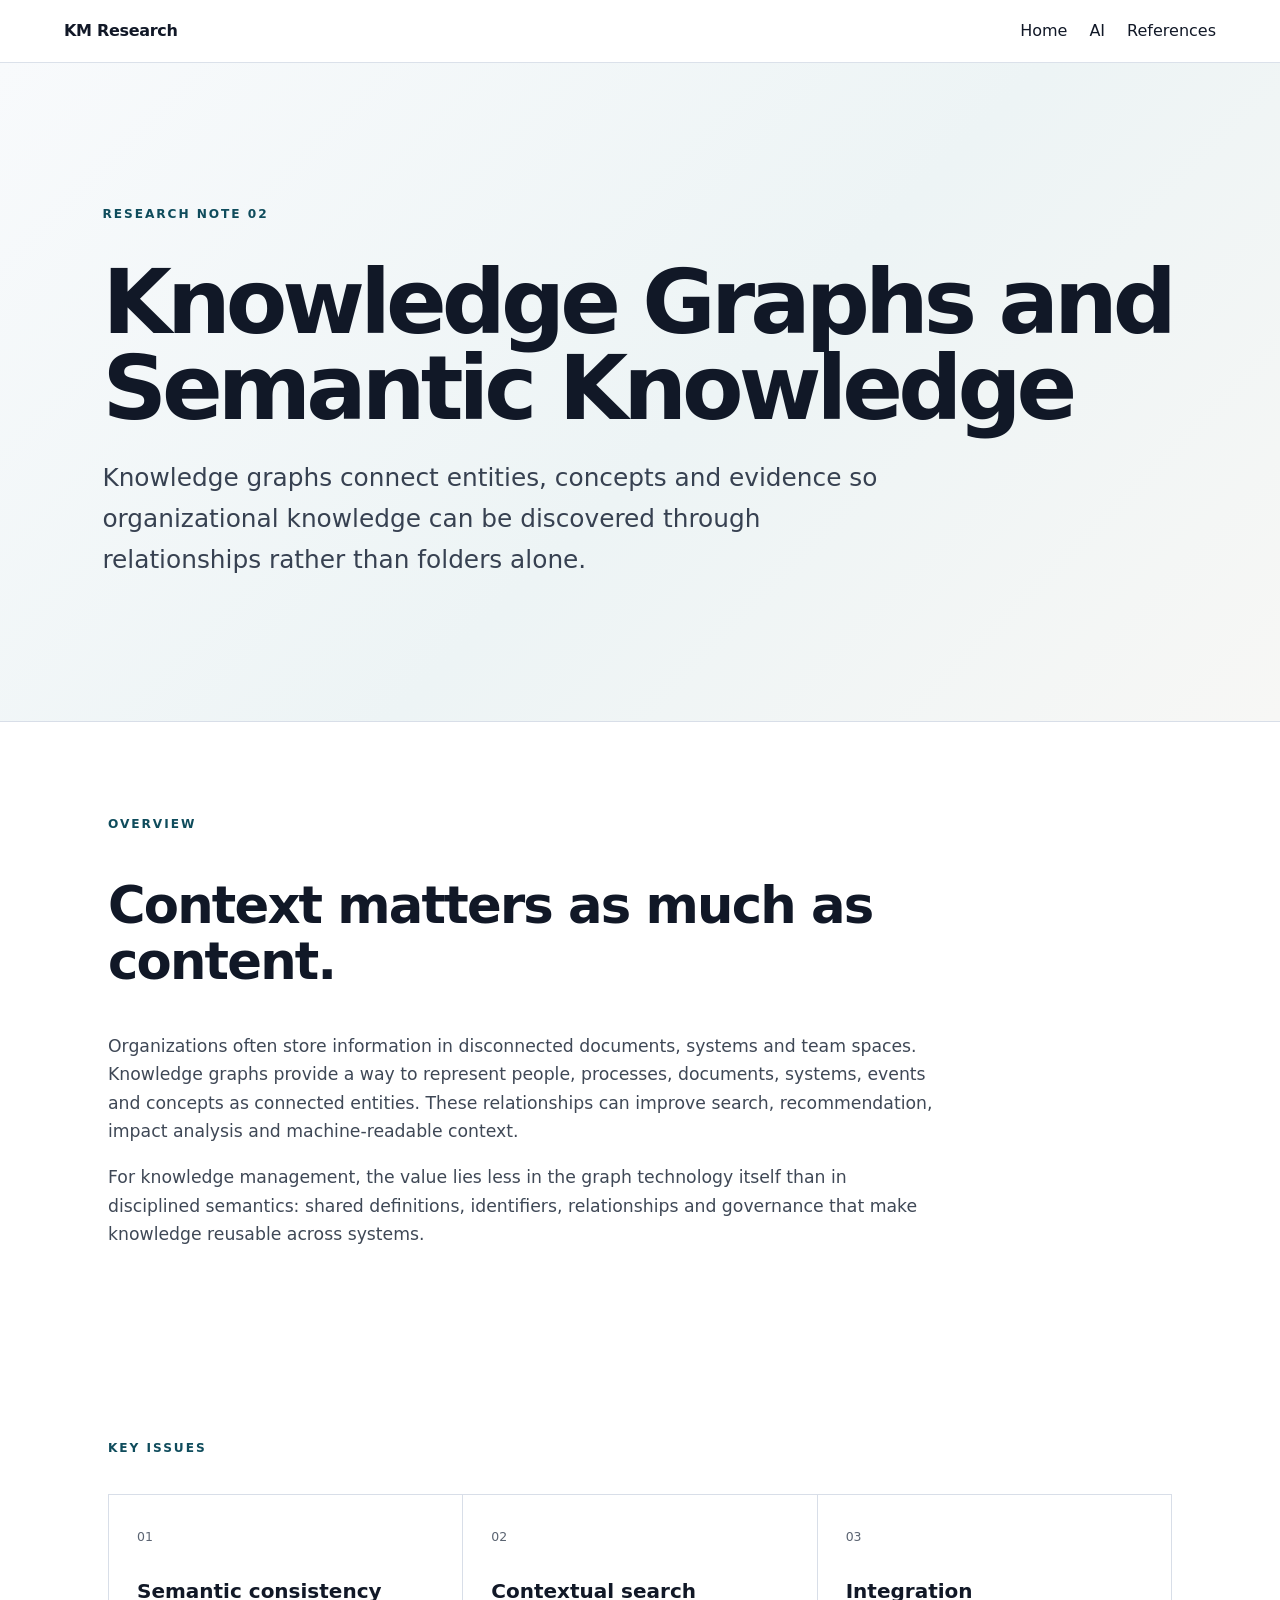
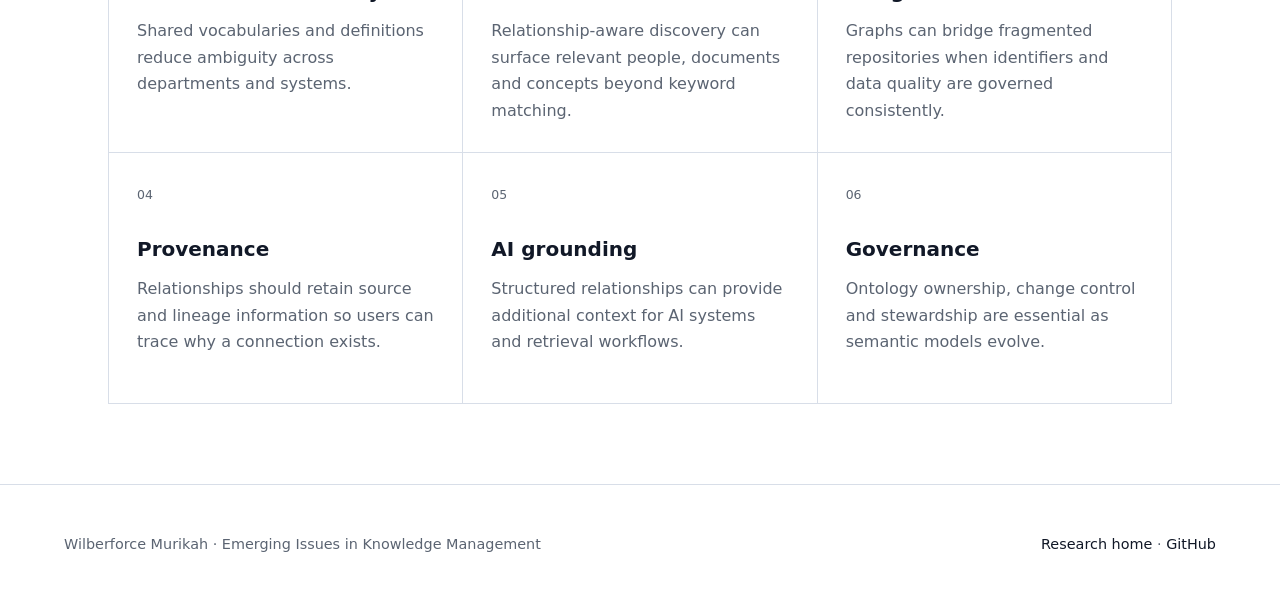
<file: docs/knowledge-graphs.html>
<!doctype html><html lang="en"><head><meta charset="utf-8"><meta name="viewport" content="width=device-width,initial-scale=1"><title>Knowledge Graphs and Semantic Knowledge | Wilberforce Murikah</title><meta name="description" content="Research note on knowledge graphs, semantic relationships, organizational knowledge and contextual discovery."><link rel="canonical" href="https://wmurikah.github.io/Emerging-Issues-in-Knowledge-Management/knowledge-graphs.html"><link rel="stylesheet" href="styles.css"><meta name="citation_title" content="Knowledge Graphs and Semantic Knowledge"><meta name="citation_author" content="Wilberforce Murikah"></head><body><header class="site-header"><a class="brand" href="./">KM Research</a><nav><a href="./">Home</a><a href="artificial-intelligence.html">AI</a><a href="references.html">References</a></nav></header><main><section class="hero"><p class="eyebrow">Research note 02</p><h1>Knowledge Graphs and Semantic Knowledge</h1><p class="dek">Knowledge graphs connect entities, concepts and evidence so organizational knowledge can be discovered through relationships rather than folders alone.</p></section><section class="intro"><p class="section-label">Overview</p><h2>Context matters as much as content.</h2><p>Organizations often store information in disconnected documents, systems and team spaces. Knowledge graphs provide a way to represent people, processes, documents, systems, events and concepts as connected entities. These relationships can improve search, recommendation, impact analysis and machine-readable context.</p><p>For knowledge management, the value lies less in the graph technology itself than in disciplined semantics: shared definitions, identifiers, relationships and governance that make knowledge reusable across systems.</p></section><section class="section"><p class="section-label">Key issues</p><div class="grid"><article><span>01</span><h3>Semantic consistency</h3><p>Shared vocabularies and definitions reduce ambiguity across departments and systems.</p></article><article><span>02</span><h3>Contextual search</h3><p>Relationship-aware discovery can surface relevant people, documents and concepts beyond keyword matching.</p></article><article><span>03</span><h3>Integration</h3><p>Graphs can bridge fragmented repositories when identifiers and data quality are governed consistently.</p></article><article><span>04</span><h3>Provenance</h3><p>Relationships should retain source and lineage information so users can trace why a connection exists.</p></article><article><span>05</span><h3>AI grounding</h3><p>Structured relationships can provide additional context for AI systems and retrieval workflows.</p></article><article><span>06</span><h3>Governance</h3><p>Ontology ownership, change control and stewardship are essential as semantic models evolve.</p></article></div></section></main><footer><p>Wilberforce Murikah · Emerging Issues in Knowledge Management</p><p><a href="./">Research home</a> · <a href="https://github.com/wmurikah/Emerging-Issues-in-Knowledge-Management">GitHub</a></p></footer></body></html>
</file>
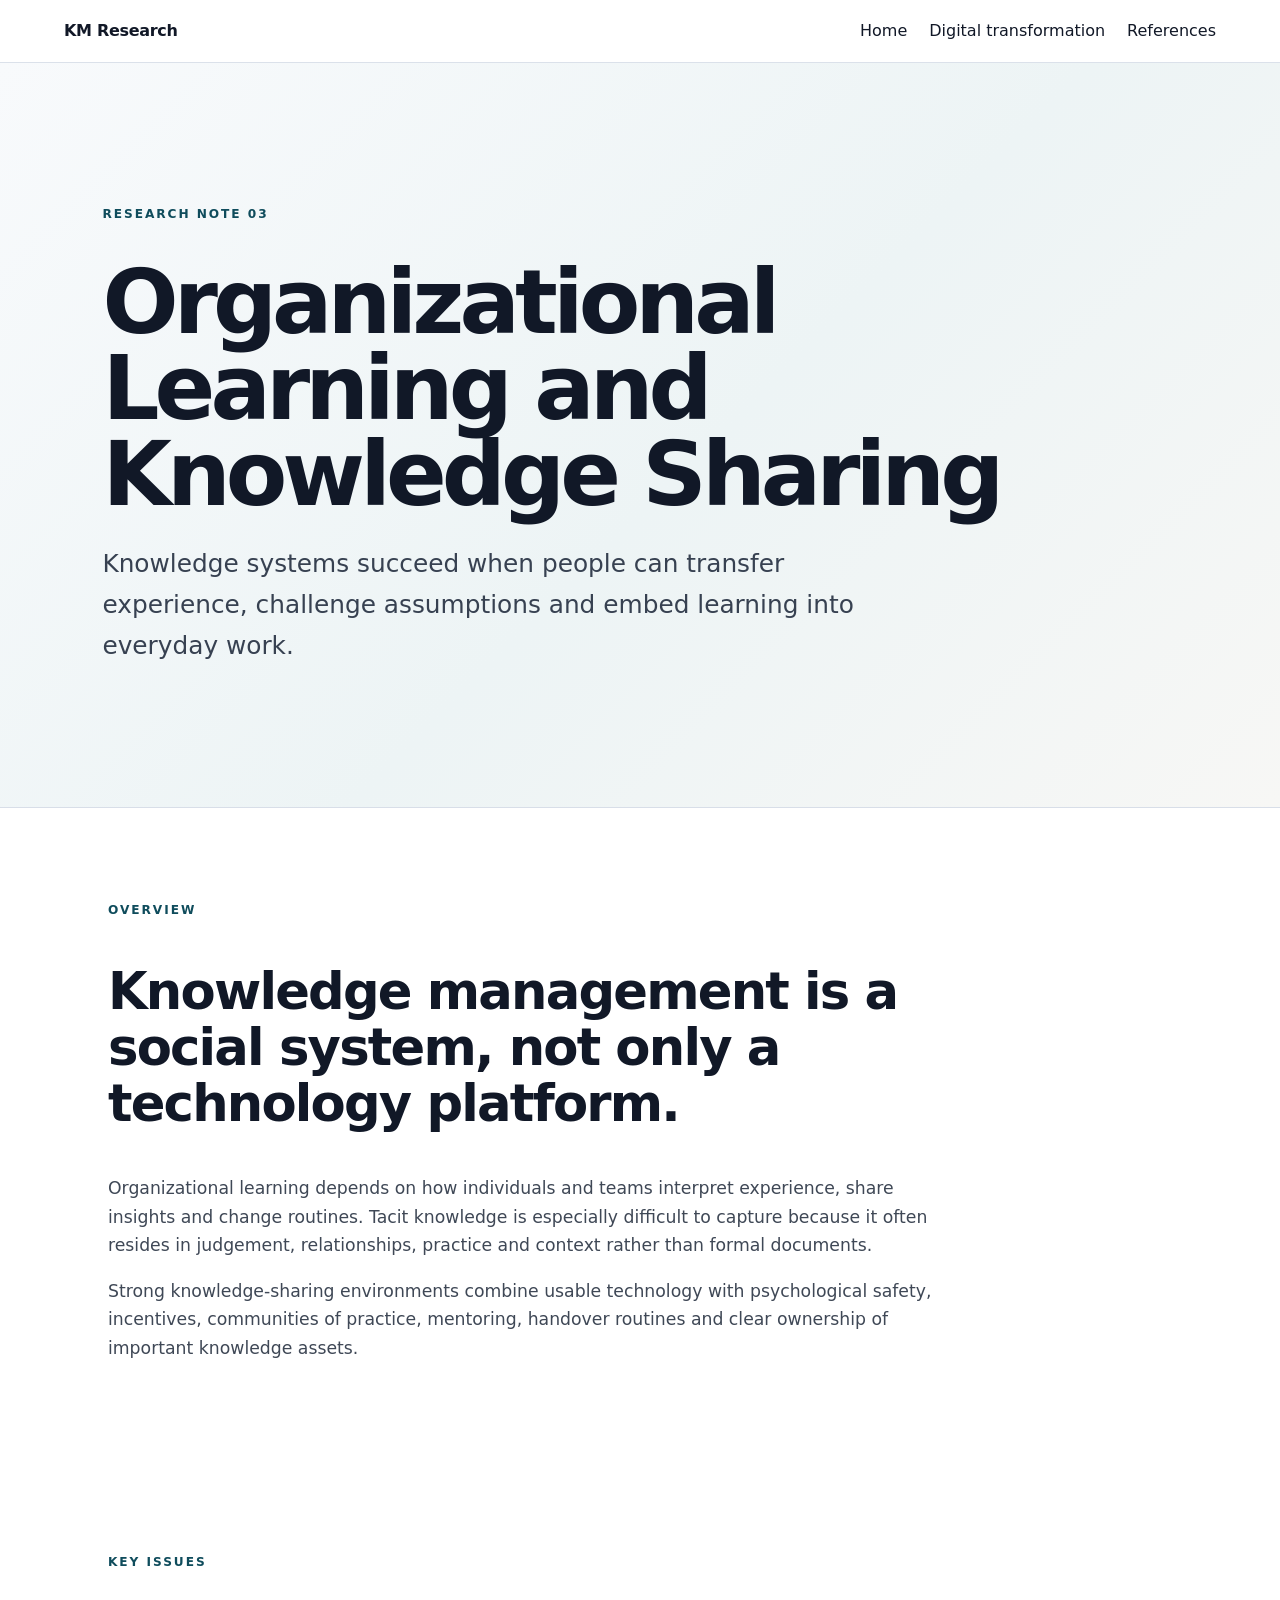
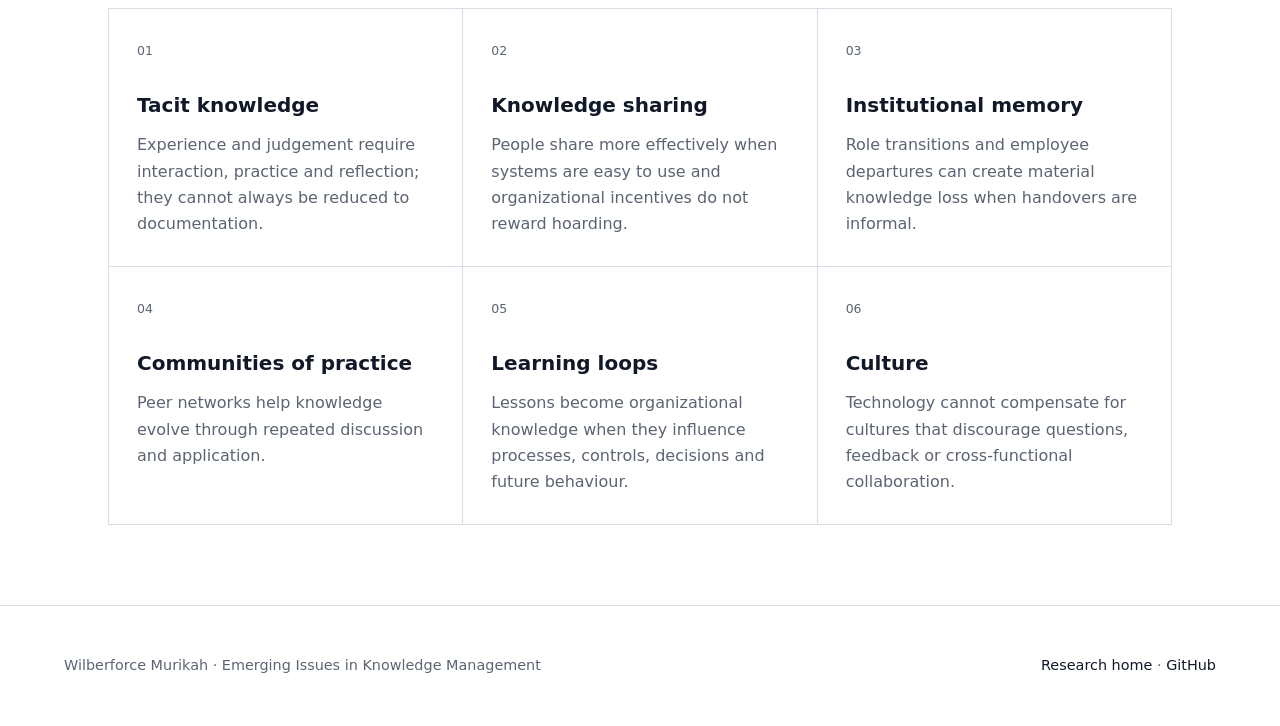
<file: docs/organizational-learning.html>
<!doctype html><html lang="en"><head><meta charset="utf-8"><meta name="viewport" content="width=device-width,initial-scale=1"><title>Organizational Learning and Knowledge Sharing | Wilberforce Murikah</title><meta name="description" content="Research note on organizational learning, knowledge sharing, tacit knowledge, institutional memory and knowledge retention."><link rel="canonical" href="https://wmurikah.github.io/Emerging-Issues-in-Knowledge-Management/organizational-learning.html"><link rel="stylesheet" href="styles.css"><meta name="citation_title" content="Organizational Learning and Knowledge Sharing"><meta name="citation_author" content="Wilberforce Murikah"></head><body><header class="site-header"><a class="brand" href="./">KM Research</a><nav><a href="./">Home</a><a href="digital-transformation.html">Digital transformation</a><a href="references.html">References</a></nav></header><main><section class="hero"><p class="eyebrow">Research note 03</p><h1>Organizational Learning and Knowledge Sharing</h1><p class="dek">Knowledge systems succeed when people can transfer experience, challenge assumptions and embed learning into everyday work.</p></section><section class="intro"><p class="section-label">Overview</p><h2>Knowledge management is a social system, not only a technology platform.</h2><p>Organizational learning depends on how individuals and teams interpret experience, share insights and change routines. Tacit knowledge is especially difficult to capture because it often resides in judgement, relationships, practice and context rather than formal documents.</p><p>Strong knowledge-sharing environments combine usable technology with psychological safety, incentives, communities of practice, mentoring, handover routines and clear ownership of important knowledge assets.</p></section><section class="section"><p class="section-label">Key issues</p><div class="grid"><article><span>01</span><h3>Tacit knowledge</h3><p>Experience and judgement require interaction, practice and reflection; they cannot always be reduced to documentation.</p></article><article><span>02</span><h3>Knowledge sharing</h3><p>People share more effectively when systems are easy to use and organizational incentives do not reward hoarding.</p></article><article><span>03</span><h3>Institutional memory</h3><p>Role transitions and employee departures can create material knowledge loss when handovers are informal.</p></article><article><span>04</span><h3>Communities of practice</h3><p>Peer networks help knowledge evolve through repeated discussion and application.</p></article><article><span>05</span><h3>Learning loops</h3><p>Lessons become organizational knowledge when they influence processes, controls, decisions and future behaviour.</p></article><article><span>06</span><h3>Culture</h3><p>Technology cannot compensate for cultures that discourage questions, feedback or cross-functional collaboration.</p></article></div></section></main><footer><p>Wilberforce Murikah · Emerging Issues in Knowledge Management</p><p><a href="./">Research home</a> · <a href="https://github.com/wmurikah/Emerging-Issues-in-Knowledge-Management">GitHub</a></p></footer></body></html>
</file>
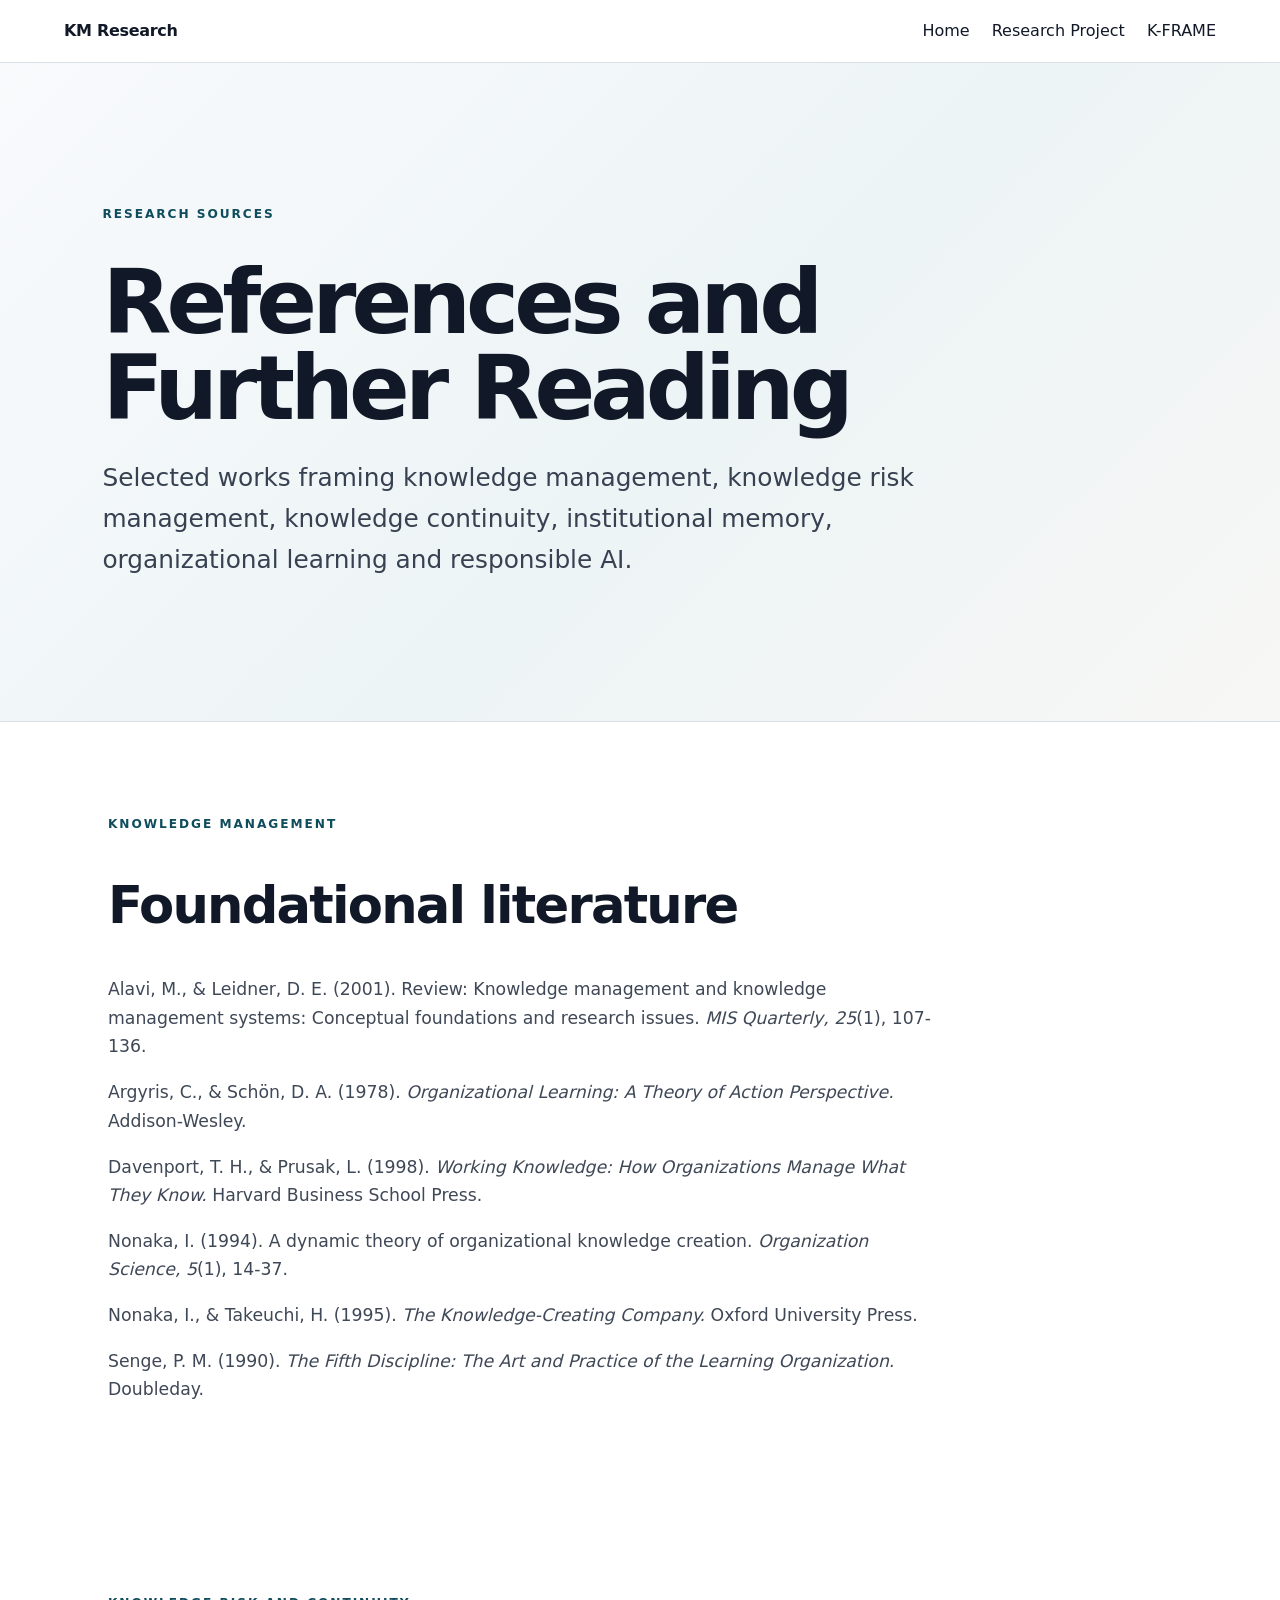
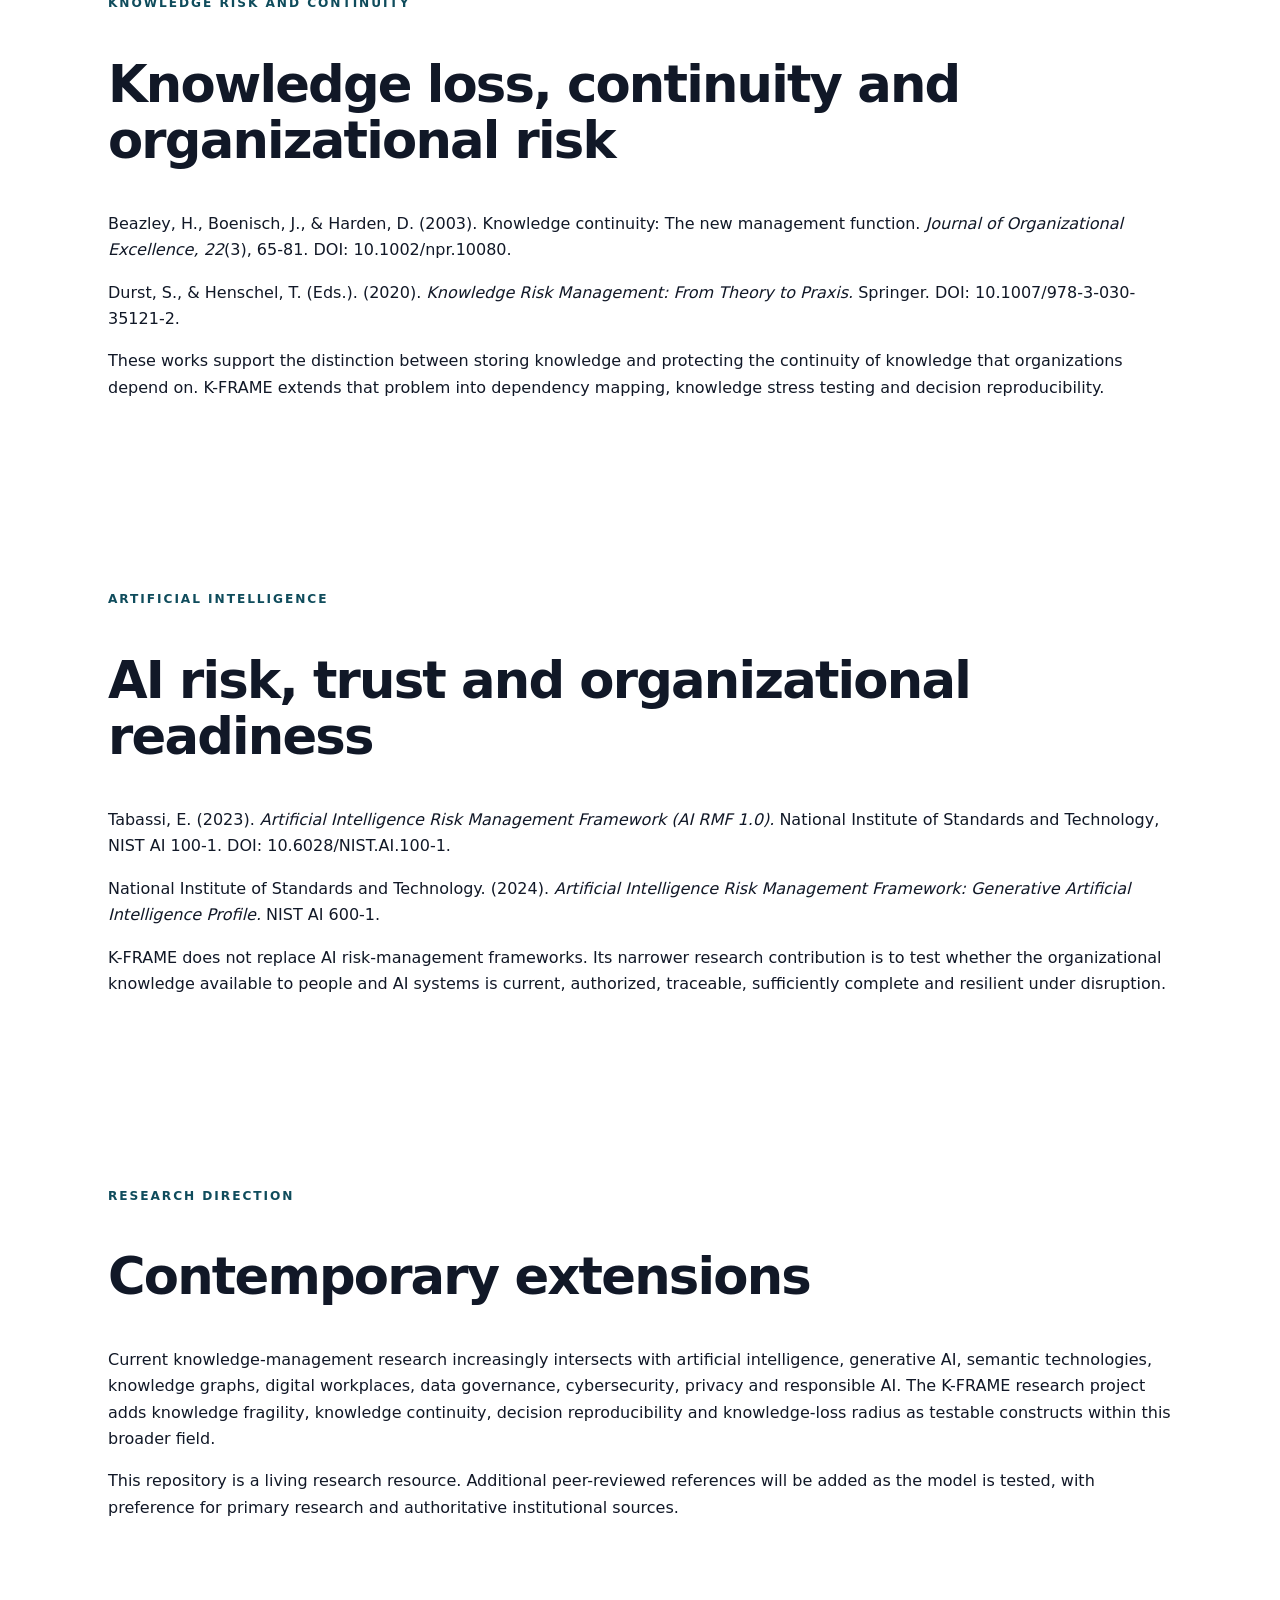
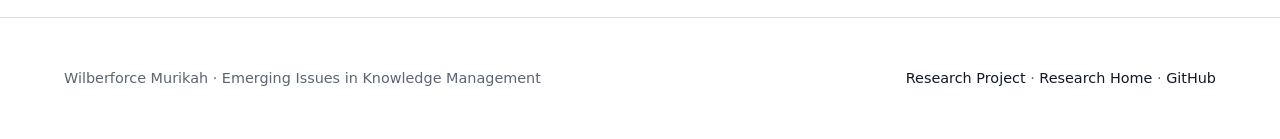
<file: docs/references.html>
<!doctype html><html lang="en"><head><meta charset="utf-8"><meta name="viewport" content="width=device-width,initial-scale=1"><title>Knowledge Management References | Knowledge Risk, Continuity and AI Readiness</title><meta name="description" content="References for research on knowledge management, knowledge risk management, knowledge continuity, institutional knowledge loss, organizational learning, AI readiness and responsible AI."><meta name="keywords" content="knowledge management references, knowledge risk management, knowledge continuity, institutional knowledge loss, organizational learning, AI risk management, knowledge retention"><link rel="canonical" href="https://wmurikah.github.io/Emerging-Issues-in-Knowledge-Management/references.html"><link rel="stylesheet" href="styles.css"></head><body><header class="site-header"><a class="brand" href="./">KM Research</a><nav><a href="./">Home</a><a href="research-project.html">Research Project</a><a href="k-frame/">K-FRAME</a></nav></header><main><section class="hero"><p class="eyebrow">Research sources</p><h1>References and Further Reading</h1><p class="dek">Selected works framing knowledge management, knowledge risk management, knowledge continuity, institutional memory, organizational learning and responsible AI.</p></section><section class="intro"><p class="section-label">Knowledge management</p><h2>Foundational literature</h2><p>Alavi, M., & Leidner, D. E. (2001). Review: Knowledge management and knowledge management systems: Conceptual foundations and research issues. <em>MIS Quarterly, 25</em>(1), 107-136.</p><p>Argyris, C., & Schön, D. A. (1978). <em>Organizational Learning: A Theory of Action Perspective.</em> Addison-Wesley.</p><p>Davenport, T. H., & Prusak, L. (1998). <em>Working Knowledge: How Organizations Manage What They Know.</em> Harvard Business School Press.</p><p>Nonaka, I. (1994). A dynamic theory of organizational knowledge creation. <em>Organization Science, 5</em>(1), 14-37.</p><p>Nonaka, I., & Takeuchi, H. (1995). <em>The Knowledge-Creating Company.</em> Oxford University Press.</p><p>Senge, P. M. (1990). <em>The Fifth Discipline: The Art and Practice of the Learning Organization.</em> Doubleday.</p></section><section class="section"><p class="section-label">Knowledge risk and continuity</p><h2>Knowledge loss, continuity and organizational risk</h2><p>Beazley, H., Boenisch, J., & Harden, D. (2003). Knowledge continuity: The new management function. <em>Journal of Organizational Excellence, 22</em>(3), 65-81. DOI: 10.1002/npr.10080.</p><p>Durst, S., & Henschel, T. (Eds.). (2020). <em>Knowledge Risk Management: From Theory to Praxis.</em> Springer. DOI: 10.1007/978-3-030-35121-2.</p><p>These works support the distinction between storing knowledge and protecting the continuity of knowledge that organizations depend on. K-FRAME extends that problem into dependency mapping, knowledge stress testing and decision reproducibility.</p></section><section class="section"><p class="section-label">Artificial intelligence</p><h2>AI risk, trust and organizational readiness</h2><p>Tabassi, E. (2023). <em>Artificial Intelligence Risk Management Framework (AI RMF 1.0).</em> National Institute of Standards and Technology, NIST AI 100-1. DOI: 10.6028/NIST.AI.100-1.</p><p>National Institute of Standards and Technology. (2024). <em>Artificial Intelligence Risk Management Framework: Generative Artificial Intelligence Profile.</em> NIST AI 600-1.</p><p>K-FRAME does not replace AI risk-management frameworks. Its narrower research contribution is to test whether the organizational knowledge available to people and AI systems is current, authorized, traceable, sufficiently complete and resilient under disruption.</p></section><section class="section"><p class="section-label">Research direction</p><h2>Contemporary extensions</h2><p>Current knowledge-management research increasingly intersects with artificial intelligence, generative AI, semantic technologies, knowledge graphs, digital workplaces, data governance, cybersecurity, privacy and responsible AI. The K-FRAME research project adds knowledge fragility, knowledge continuity, decision reproducibility and knowledge-loss radius as testable constructs within this broader field.</p><p>This repository is a living research resource. Additional peer-reviewed references will be added as the model is tested, with preference for primary research and authoritative institutional sources.</p></section></main><footer><p>Wilberforce Murikah · Emerging Issues in Knowledge Management</p><p><a href="research-project.html">Research Project</a> · <a href="./">Research Home</a> · <a href="https://github.com/wmurikah/Emerging-Issues-in-Knowledge-Management">GitHub</a></p></footer></body></html>
</file>
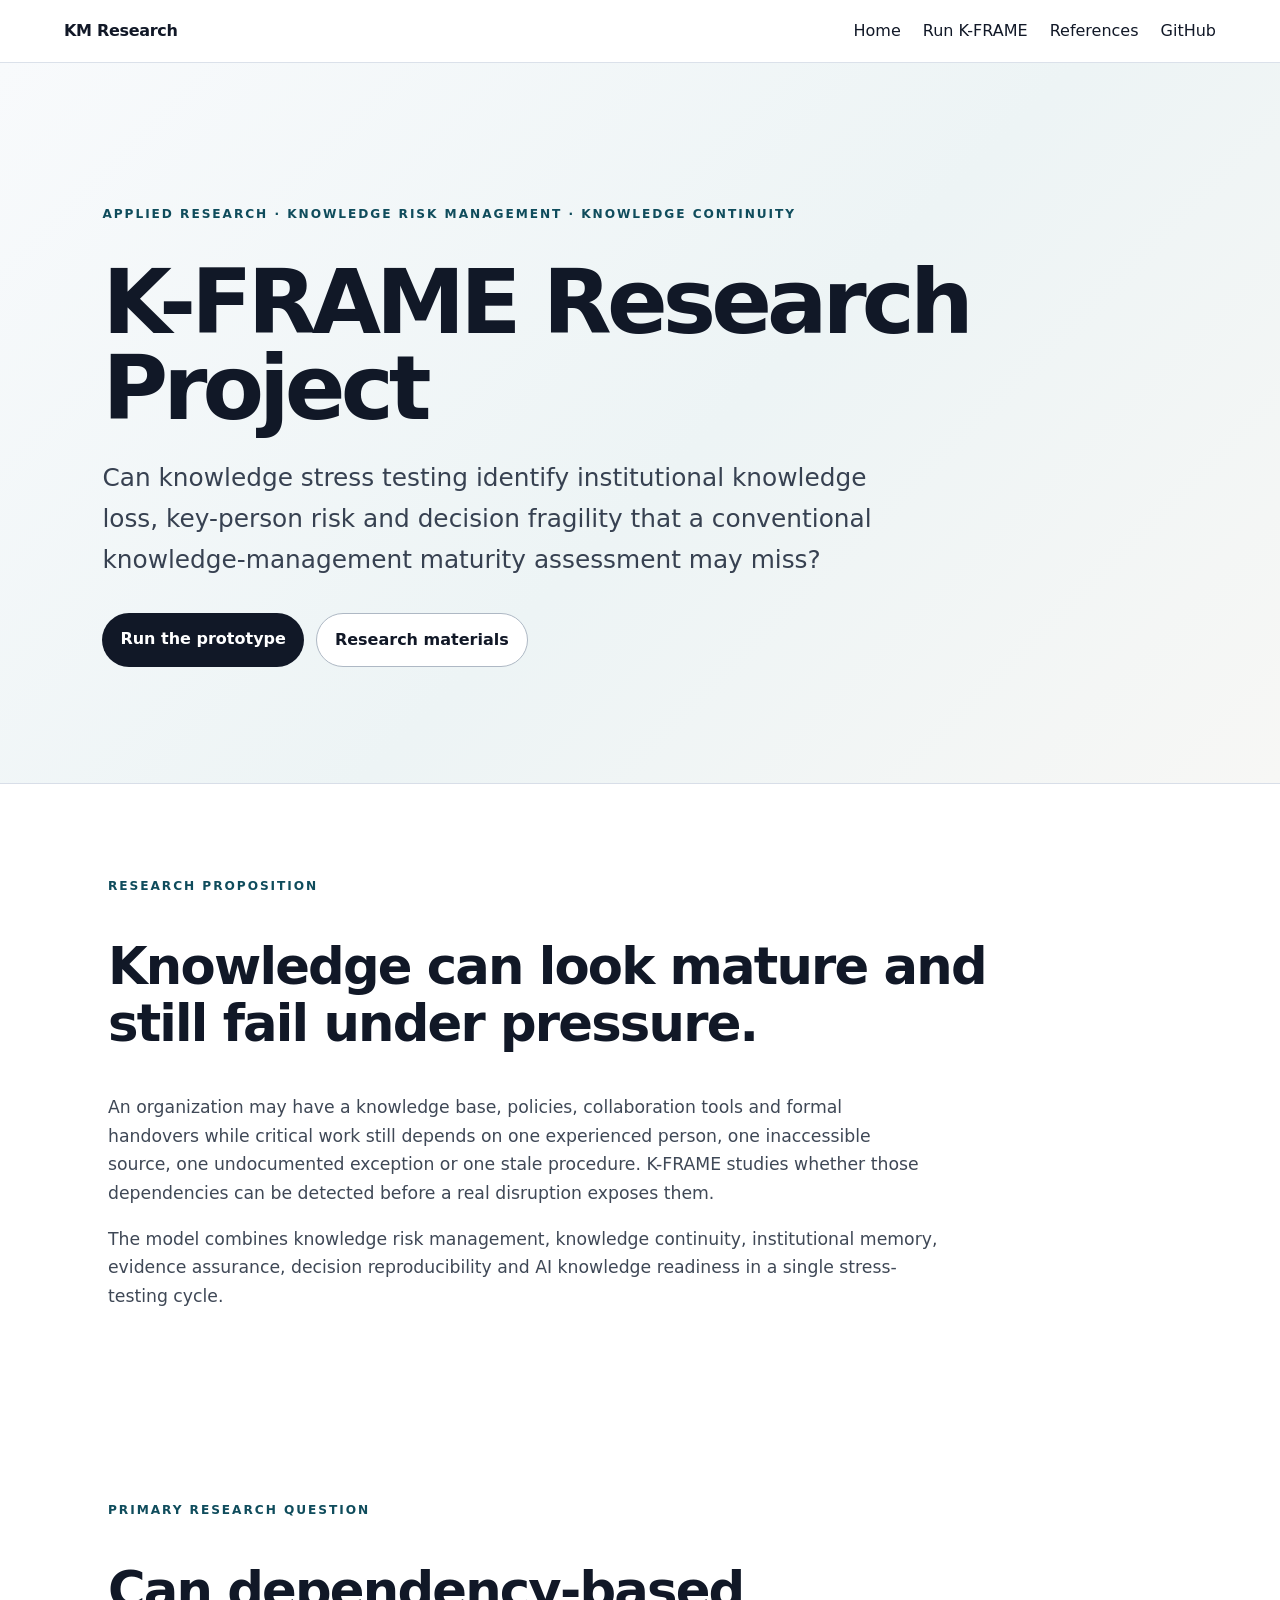
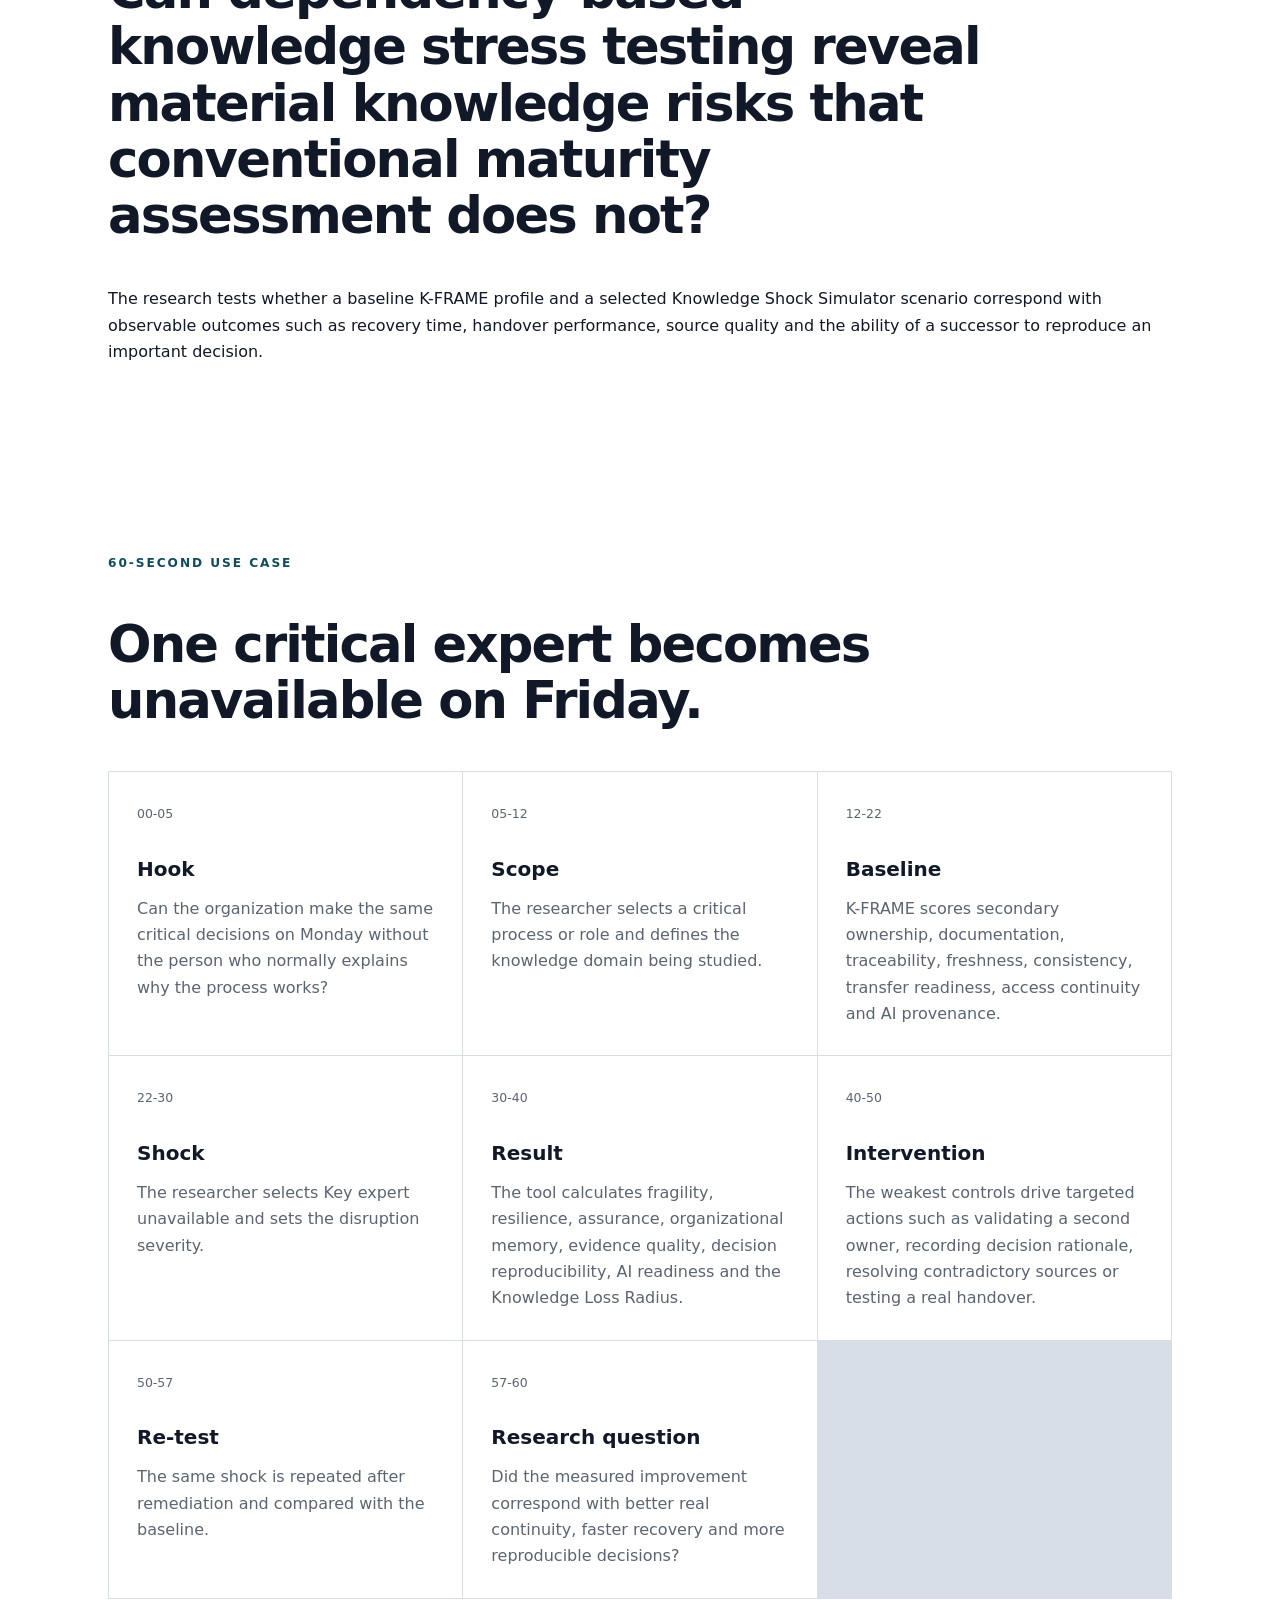
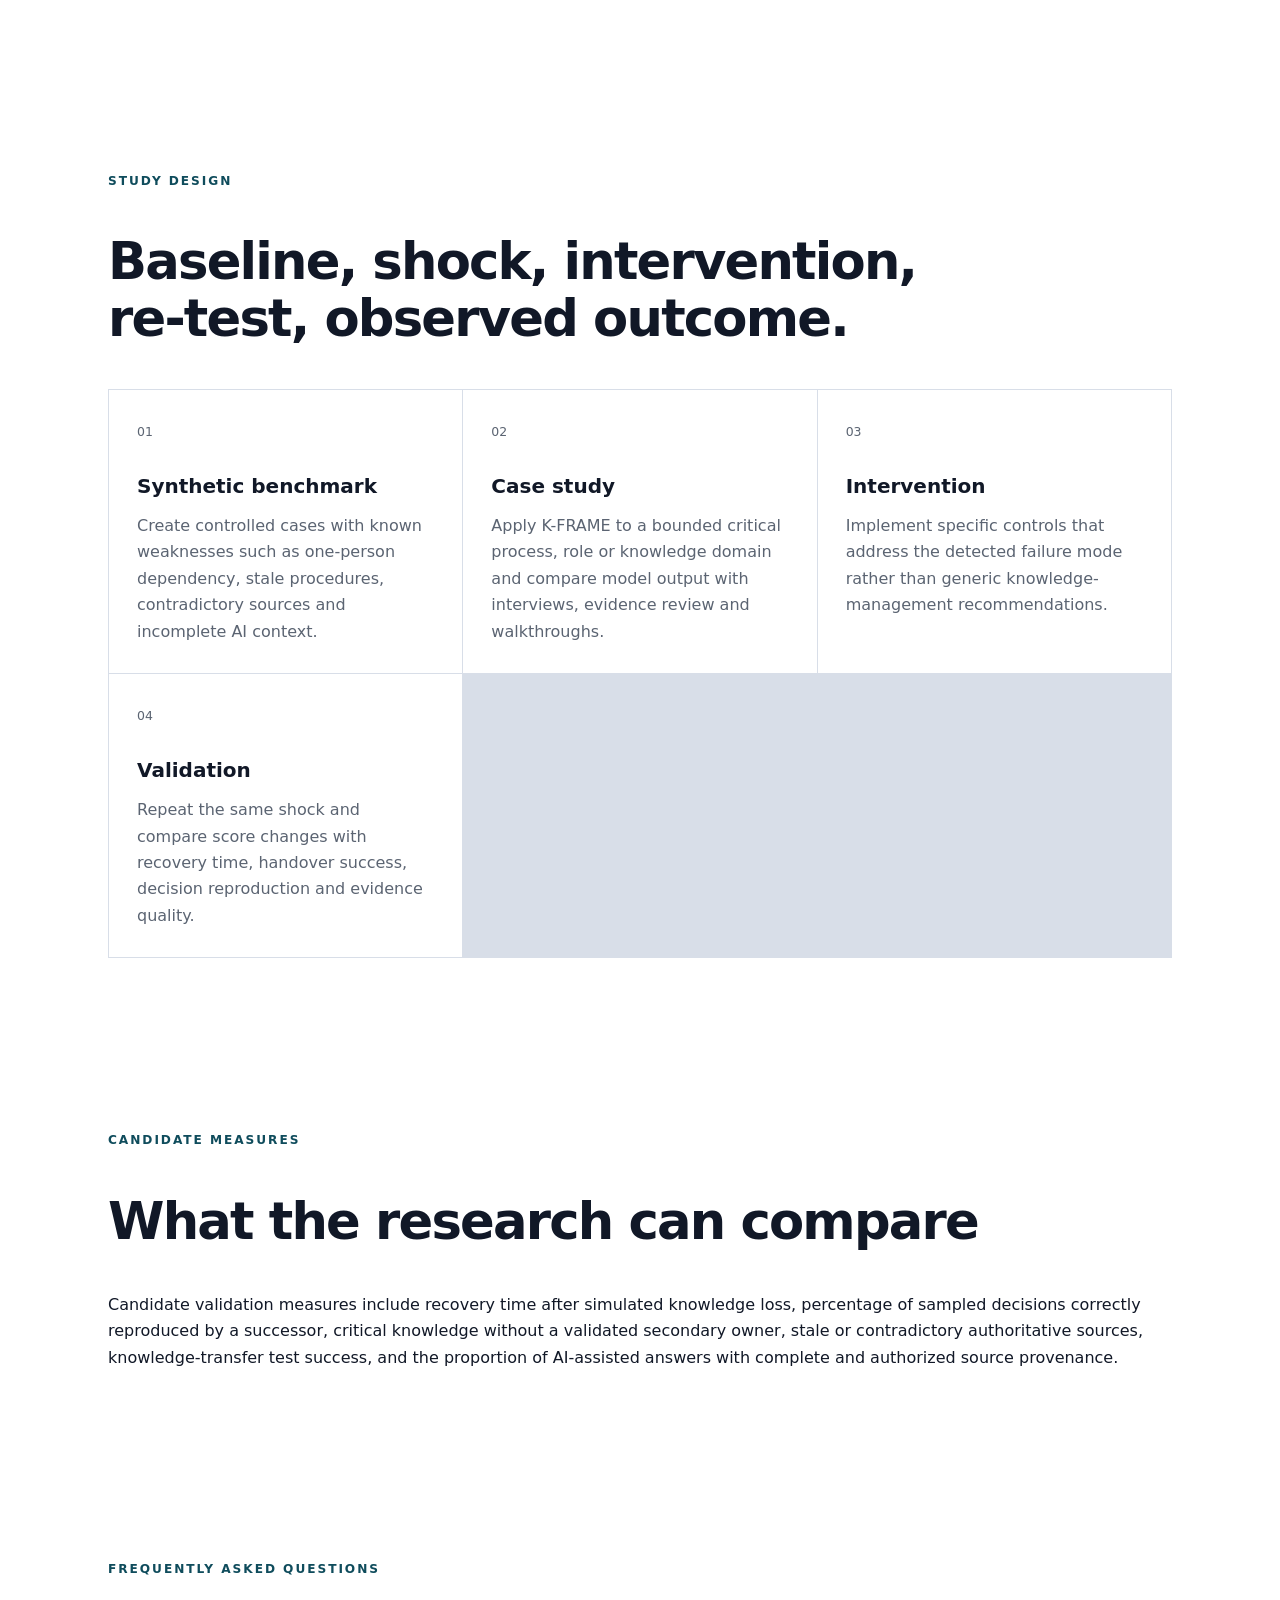
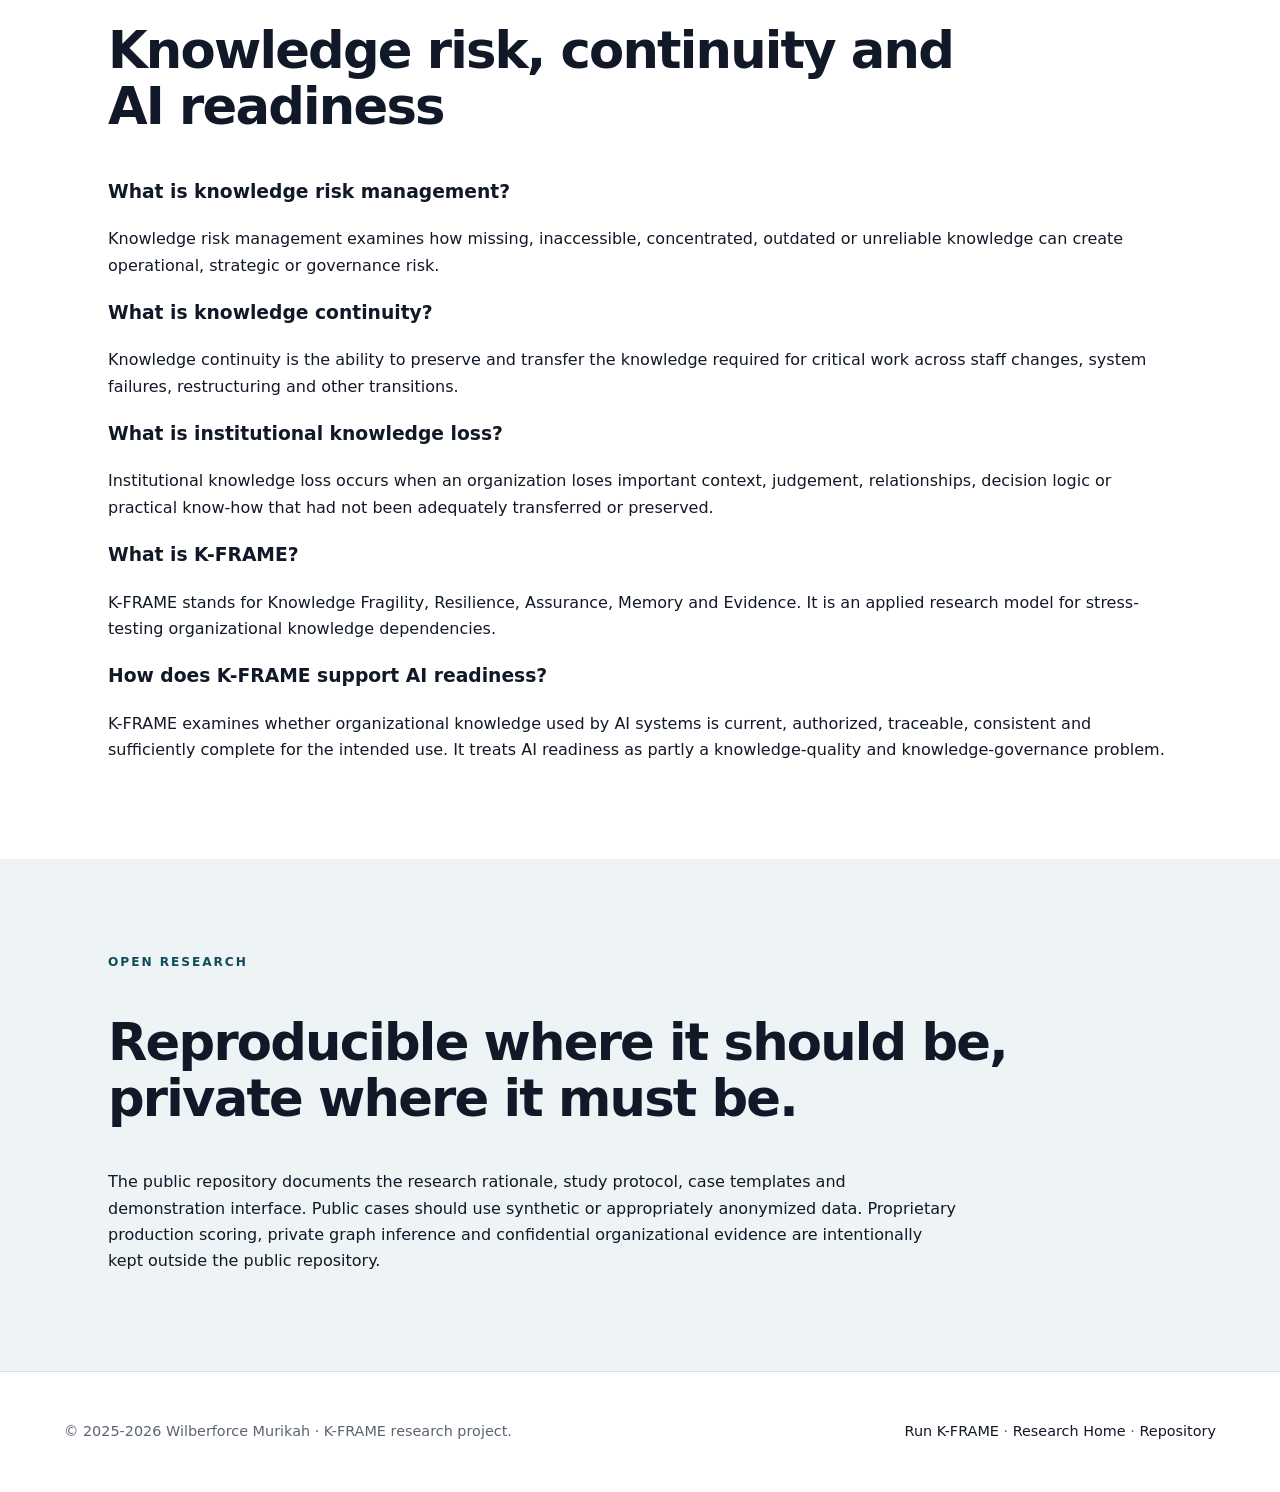
<file: docs/research-project.html>
<!doctype html>
<html lang="en">
<head>
  <meta charset="utf-8">
  <meta name="viewport" content="width=device-width,initial-scale=1">
  <title>K-FRAME Research Project | Knowledge Risk Management and Knowledge Continuity</title>
  <meta name="description" content="Research project testing K-FRAME for knowledge risk management, knowledge continuity, institutional knowledge loss, key-person risk, decision reproducibility and AI readiness.">
  <meta name="keywords" content="knowledge risk management research, knowledge continuity research, institutional knowledge loss, key person risk, knowledge resilience, knowledge management assessment, AI readiness assessment, decision reproducibility, knowledge retention, knowledge transfer">
  <meta name="author" content="Wilberforce Murikah">
  <meta name="robots" content="index,follow,max-image-preview:large">
  <link rel="canonical" href="https://wmurikah.github.io/Emerging-Issues-in-Knowledge-Management/research-project.html">
  <link rel="stylesheet" href="styles.css">
  <meta property="og:type" content="article">
  <meta property="og:title" content="K-FRAME Research Project">
  <meta property="og:description" content="Testing whether knowledge stress testing can reveal risks that conventional knowledge-management maturity assessments miss.">
  <meta property="og:url" content="https://wmurikah.github.io/Emerging-Issues-in-Knowledge-Management/research-project.html">
  <script type="application/ld+json">
  {
    "@context":"https://schema.org",
    "@graph":[
      {
        "@type":"ScholarlyArticle",
        "headline":"K-FRAME Research Project: Knowledge Risk Management, Knowledge Continuity and AI Readiness",
        "author":{"@type":"Person","name":"Wilberforce Murikah","url":"https://github.com/wmurikah"},
        "dateModified":"2026-09-17",
        "url":"https://wmurikah.github.io/Emerging-Issues-in-Knowledge-Management/research-project.html",
        "keywords":["knowledge risk management","knowledge continuity","institutional knowledge loss","key person risk","knowledge management assessment","knowledge resilience","AI readiness assessment","knowledge retention","knowledge transfer","decision reproducibility"],
        "abstract":"An applied research project evaluating whether dependency-based knowledge stress testing can identify and reduce organizational knowledge risks that conventional maturity assessment may not reveal."
      },
      {
        "@type":"FAQPage",
        "mainEntity":[
          {"@type":"Question","name":"What is knowledge risk management?","acceptedAnswer":{"@type":"Answer","text":"Knowledge risk management examines how missing, inaccessible, concentrated, outdated or unreliable knowledge can create operational, strategic or governance risk."}},
          {"@type":"Question","name":"What is knowledge continuity?","acceptedAnswer":{"@type":"Answer","text":"Knowledge continuity is the ability to preserve and transfer the knowledge required for critical work across staff changes, system failures, restructuring and other transitions."}},
          {"@type":"Question","name":"What is institutional knowledge loss?","acceptedAnswer":{"@type":"Answer","text":"Institutional knowledge loss occurs when an organization loses important context, judgement, relationships, decision logic or practical know-how that had not been adequately transferred or preserved."}},
          {"@type":"Question","name":"What is K-FRAME?","acceptedAnswer":{"@type":"Answer","text":"K-FRAME stands for Knowledge Fragility, Resilience, Assurance, Memory and Evidence. It is a research model for stress-testing organizational knowledge dependencies."}},
          {"@type":"Question","name":"How does K-FRAME relate to AI readiness?","acceptedAnswer":{"@type":"Answer","text":"K-FRAME examines whether organizational knowledge used by AI systems is current, authorized, traceable, consistent and sufficiently complete for the intended use."}}
        ]
      }
    ]
  }
  </script>
</head>
<body>
  <header class="site-header">
    <a class="brand" href="./">KM Research</a>
    <nav aria-label="Primary navigation">
      <a href="./">Home</a>
      <a href="k-frame/">Run K-FRAME</a>
      <a href="references.html">References</a>
      <a href="https://github.com/wmurikah/Emerging-Issues-in-Knowledge-Management">GitHub</a>
    </nav>
  </header>

  <main>
    <section class="hero">
      <p class="eyebrow">Applied research · Knowledge risk management · Knowledge continuity</p>
      <h1>K-FRAME Research Project</h1>
      <p class="dek">Can knowledge stress testing identify institutional knowledge loss, key-person risk and decision fragility that a conventional knowledge-management maturity assessment may miss?</p>
      <div class="actions">
        <a class="primary" href="k-frame/">Run the prototype</a>
        <a class="secondary" href="https://github.com/wmurikah/Emerging-Issues-in-Knowledge-Management/tree/main/research">Research materials</a>
      </div>
    </section>

    <section class="intro">
      <p class="section-label">Research proposition</p>
      <h2>Knowledge can look mature and still fail under pressure.</h2>
      <p>An organization may have a knowledge base, policies, collaboration tools and formal handovers while critical work still depends on one experienced person, one inaccessible source, one undocumented exception or one stale procedure. K-FRAME studies whether those dependencies can be detected before a real disruption exposes them.</p>
      <p>The model combines knowledge risk management, knowledge continuity, institutional memory, evidence assurance, decision reproducibility and AI knowledge readiness in a single stress-testing cycle.</p>
    </section>

    <section class="section">
      <p class="section-label">Primary research question</p>
      <h2>Can dependency-based knowledge stress testing reveal material knowledge risks that conventional maturity assessment does not?</h2>
      <p>The research tests whether a baseline K-FRAME profile and a selected Knowledge Shock Simulator scenario correspond with observable outcomes such as recovery time, handover performance, source quality and the ability of a successor to reproduce an important decision.</p>
    </section>

    <section class="section">
      <p class="section-label">60-second use case</p>
      <h2>One critical expert becomes unavailable on Friday.</h2>
      <div class="grid">
        <article><span>00-05</span><h3>Hook</h3><p>Can the organization make the same critical decisions on Monday without the person who normally explains why the process works?</p></article>
        <article><span>05-12</span><h3>Scope</h3><p>The researcher selects a critical process or role and defines the knowledge domain being studied.</p></article>
        <article><span>12-22</span><h3>Baseline</h3><p>K-FRAME scores secondary ownership, documentation, traceability, freshness, consistency, transfer readiness, access continuity and AI provenance.</p></article>
        <article><span>22-30</span><h3>Shock</h3><p>The researcher selects Key expert unavailable and sets the disruption severity.</p></article>
        <article><span>30-40</span><h3>Result</h3><p>The tool calculates fragility, resilience, assurance, organizational memory, evidence quality, decision reproducibility, AI readiness and the Knowledge Loss Radius.</p></article>
        <article><span>40-50</span><h3>Intervention</h3><p>The weakest controls drive targeted actions such as validating a second owner, recording decision rationale, resolving contradictory sources or testing a real handover.</p></article>
        <article><span>50-57</span><h3>Re-test</h3><p>The same shock is repeated after remediation and compared with the baseline.</p></article>
        <article><span>57-60</span><h3>Research question</h3><p>Did the measured improvement correspond with better real continuity, faster recovery and more reproducible decisions?</p></article>
      </div>
    </section>

    <section class="section">
      <p class="section-label">Study design</p>
      <h2>Baseline, shock, intervention, re-test, observed outcome.</h2>
      <div class="grid">
        <article><span>01</span><h3>Synthetic benchmark</h3><p>Create controlled cases with known weaknesses such as one-person dependency, stale procedures, contradictory sources and incomplete AI context.</p></article>
        <article><span>02</span><h3>Case study</h3><p>Apply K-FRAME to a bounded critical process, role or knowledge domain and compare model output with interviews, evidence review and walkthroughs.</p></article>
        <article><span>03</span><h3>Intervention</h3><p>Implement specific controls that address the detected failure mode rather than generic knowledge-management recommendations.</p></article>
        <article><span>04</span><h3>Validation</h3><p>Repeat the same shock and compare score changes with recovery time, handover success, decision reproduction and evidence quality.</p></article>
      </div>
    </section>

    <section class="section">
      <p class="section-label">Candidate measures</p>
      <h2>What the research can compare</h2>
      <p>Candidate validation measures include recovery time after simulated knowledge loss, percentage of sampled decisions correctly reproduced by a successor, critical knowledge without a validated secondary owner, stale or contradictory authoritative sources, knowledge-transfer test success, and the proportion of AI-assisted answers with complete and authorized source provenance.</p>
    </section>

    <section class="section">
      <p class="section-label">Frequently asked questions</p>
      <h2>Knowledge risk, continuity and AI readiness</h2>
      <h3>What is knowledge risk management?</h3>
      <p>Knowledge risk management examines how missing, inaccessible, concentrated, outdated or unreliable knowledge can create operational, strategic or governance risk.</p>
      <h3>What is knowledge continuity?</h3>
      <p>Knowledge continuity is the ability to preserve and transfer the knowledge required for critical work across staff changes, system failures, restructuring and other transitions.</p>
      <h3>What is institutional knowledge loss?</h3>
      <p>Institutional knowledge loss occurs when an organization loses important context, judgement, relationships, decision logic or practical know-how that had not been adequately transferred or preserved.</p>
      <h3>What is K-FRAME?</h3>
      <p>K-FRAME stands for Knowledge Fragility, Resilience, Assurance, Memory and Evidence. It is an applied research model for stress-testing organizational knowledge dependencies.</p>
      <h3>How does K-FRAME support AI readiness?</h3>
      <p>K-FRAME examines whether organizational knowledge used by AI systems is current, authorized, traceable, consistent and sufficiently complete for the intended use. It treats AI readiness as partly a knowledge-quality and knowledge-governance problem.</p>
    </section>

    <section class="citation">
      <p class="section-label">Open research</p>
      <h2>Reproducible where it should be, private where it must be.</h2>
      <p>The public repository documents the research rationale, study protocol, case templates and demonstration interface. Public cases should use synthetic or appropriately anonymized data. Proprietary production scoring, private graph inference and confidential organizational evidence are intentionally kept outside the public repository.</p>
    </section>
  </main>

  <footer>
    <p>© 2025-2026 Wilberforce Murikah · K-FRAME research project.</p>
    <p><a href="k-frame/">Run K-FRAME</a> · <a href="./">Research Home</a> · <a href="https://github.com/wmurikah/Emerging-Issues-in-Knowledge-Management">Repository</a></p>
  </footer>
</body>
</html>
</file>
<file: docs/styles.css>
:root{--ink:#111827;--muted:#5b6472;--paper:#f8fafc;--line:#d8dee8;--accent:#0f4c5c;--soft:#eef3f5}*{box-sizing:border-box}html{scroll-behavior:smooth}body{margin:0;background:#fff;color:var(--ink);font-family:Inter,ui-sans-serif,system-ui,-apple-system,BlinkMacSystemFont,"Segoe UI",sans-serif;line-height:1.65}.site-header{position:sticky;top:0;z-index:10;display:flex;justify-content:space-between;align-items:center;padding:18px clamp(24px,5vw,72px);border-bottom:1px solid rgba(216,222,232,.9);background:rgba(255,255,255,.96);backdrop-filter:blur(14px)}.brand{font-weight:750;letter-spacing:-.02em;color:var(--ink);text-decoration:none}nav{display:flex;gap:22px}nav a,footer a,.citation a{color:var(--ink);text-decoration:none}nav a:hover,footer a:hover,.citation a:hover{text-decoration:underline}.hero{padding:clamp(72px,10vw,140px) clamp(24px,8vw,120px) clamp(70px,9vw,120px);background:linear-gradient(135deg,#f8fafc 0%,#edf4f5 54%,#f7f7f5 100%);border-bottom:1px solid var(--line)}.eyebrow,.section-label{text-transform:uppercase;letter-spacing:.16em;font-size:.76rem;font-weight:750;color:var(--accent)}h1{font-size:clamp(3rem,7vw,6.8rem);line-height:.96;letter-spacing:-.055em;max-width:1100px;margin:.4em 0 .3em}.dek{font-size:clamp(1.15rem,2vw,1.55rem);max-width:820px;color:#374151}.actions{display:flex;gap:12px;flex-wrap:wrap;margin-top:32px}.actions a{display:inline-block;padding:13px 18px;border-radius:999px;text-decoration:none;font-weight:700}.primary{background:var(--ink);color:#fff}.secondary{border:1px solid #aeb8c4;color:var(--ink);background:#fff}.byline{margin-top:36px;color:var(--muted);font-size:.92rem}.intro,.section,.citation{max-width:1120px;margin:0 auto;padding:80px 28px}.intro h2,.section h2,.citation h2{font-size:clamp(2rem,4vw,3.4rem);letter-spacing:-.035em;line-height:1.1;max-width:900px}.intro p:not(.section-label){max-width:830px;font-size:1.08rem;color:#3f4856}.grid{display:grid;grid-template-columns:repeat(3,minmax(0,1fr));gap:1px;background:var(--line);border:1px solid var(--line);margin-top:36px}.grid article{background:#fff;padding:28px;min-height:250px}.grid article span{font-size:.78rem;color:var(--muted)}.grid h3{font-size:1.25rem;margin:26px 0 10px}.grid p{color:var(--muted);margin:0}.research-list>a{display:flex;justify-content:space-between;gap:24px;padding:24px 0;border-top:1px solid var(--line);text-decoration:none;color:var(--ink)}.research-list>a:last-child{border-bottom:1px solid var(--line)}.research-list>a span{color:var(--muted);text-align:right}.citation{background:var(--soft);max-width:none;padding-left:max(28px,calc((100vw - 1064px)/2));padding-right:max(28px,calc((100vw - 1064px)/2))}.citation p{max-width:850px}footer{display:flex;justify-content:space-between;gap:20px;padding:34px clamp(24px,5vw,72px);font-size:.9rem;color:var(--muted);border-top:1px solid var(--line)}@media(max-width:800px){nav{display:none}.grid{grid-template-columns:1fr}.research-list>a,footer{flex-direction:column}.research-list>a span{text-align:left}h1{font-size:3.4rem}}
</file>
<file: docs/k-frame/styles.css>
:root{
  --ink:#111827;
  --ink-soft:#273449;
  --paper:#f6f7f9;
  --panel:#ffffff;
  --line:#dfe4ea;
  --muted:#667085;
  --accent:#1d4ed8;
  --accent-soft:#e8eefc;
  --good:#166534;
  --warn:#92400e;
  --risk:#991b1b;
  --shadow:0 18px 50px rgba(17,24,39,.08);
  --radius:22px;
  --max:1180px;
}

*{box-sizing:border-box}
html{scroll-behavior:smooth}
body{margin:0;background:var(--paper);color:var(--ink);font-family:Inter,ui-sans-serif,-apple-system,BlinkMacSystemFont,"Segoe UI",sans-serif;line-height:1.55}
a{color:inherit;text-decoration:none}
button,input,select{font:inherit}

.topbar{position:sticky;top:0;z-index:20;display:grid;grid-template-columns:auto 1fr auto;align-items:center;gap:18px;padding:14px max(24px,calc((100vw - var(--max))/2));background:rgba(255,255,255,.96);border-bottom:1px solid var(--line);backdrop-filter:blur(16px)}
.brand{font-weight:800;letter-spacing:.08em;font-size:15px}
.brand-copy{display:flex;gap:12px;align-items:center;color:var(--muted);font-size:13px}.brand-copy small{padding:4px 8px;background:var(--accent-soft);color:var(--accent);border-radius:999px;font-weight:700}
.topbar nav{display:flex;gap:18px;font-size:14px;color:var(--ink-soft)}.topbar nav a:hover{color:var(--accent)}

main{max-width:var(--max);margin:0 auto;padding:0 24px 80px}
.hero{display:grid;grid-template-columns:1.25fr .75fr;gap:32px;padding:88px 0 48px;align-items:stretch}
.hero-copy{padding:28px 0}.eyebrow{margin:0 0 12px;text-transform:uppercase;letter-spacing:.13em;font-size:12px;font-weight:800;color:var(--accent)}
h1{font-size:clamp(44px,7vw,84px);line-height:.98;letter-spacing:-.045em;margin:0;max-width:900px}
.lede{max-width:760px;font-size:20px;color:var(--ink-soft);margin:28px 0 0}
.hero-actions{display:flex;gap:12px;flex-wrap:wrap;margin-top:30px}
.button{display:inline-flex;align-items:center;justify-content:center;border-radius:999px;padding:13px 19px;border:1px solid var(--line);font-weight:750;cursor:pointer;transition:.18s ease;background:transparent}
.button:hover{transform:translateY(-1px)}
.button.primary{background:var(--ink);border-color:var(--ink);color:white}.button.secondary{background:white}
.hero-panel{background:var(--ink);border-radius:28px;padding:22px;color:white;box-shadow:var(--shadow);display:grid;gap:10px}
.signal{display:grid;grid-template-columns:38px 1fr;gap:2px 12px;padding:17px;border:1px solid rgba(255,255,255,.12);border-radius:16px}.signal span{grid-row:1/3;font-size:12px;color:#aeb8c7}.signal strong{font-size:15px}.signal small{color:#b8c2d1}

.privacy-note{background:#eef4ff;border:1px solid #cbd9f6;border-radius:16px;padding:15px 18px;color:#274061;margin:0 0 72px}
.assessment-shell,.results,.method-section,.production-note{background:var(--panel);border:1px solid var(--line);border-radius:var(--radius);padding:clamp(24px,4vw,48px);box-shadow:var(--shadow);margin:0 0 34px}
.section-heading{max-width:800px;margin-bottom:32px}.section-heading h2,.production-note h2{font-size:clamp(30px,4vw,48px);letter-spacing:-.035em;line-height:1.05;margin:0 0 14px}.section-heading p,.production-note p{color:var(--muted);font-size:17px}
.identity-grid{display:grid;grid-template-columns:1fr 1fr;gap:16px;margin-bottom:28px}.identity-grid label{display:grid;gap:8px}.identity-grid label span{font-weight:750;font-size:14px}
input[type="text"],select{width:100%;border:1px solid var(--line);border-radius:13px;padding:13px 14px;background:#fff;color:var(--ink);outline:none}input[type="text"]:focus,select:focus{border-color:#9cb6ef;box-shadow:0 0 0 3px #edf2ff}

.question-list{display:grid;gap:14px}.question{border:1px solid var(--line);border-radius:16px;padding:18px;display:grid;grid-template-columns:1fr 290px;gap:24px;align-items:center}.question h3{font-size:16px;margin:0 0 4px}.question p{margin:0;color:var(--muted);font-size:14px}.rating{display:grid;grid-template-columns:repeat(5,1fr);gap:6px}.rating label{cursor:pointer}.rating input{position:absolute;opacity:0;pointer-events:none}.rating span{display:flex;align-items:center;justify-content:center;height:40px;border:1px solid var(--line);border-radius:10px;font-weight:800;color:var(--muted);background:#fff;transition:.15s}.rating input:checked+span{background:var(--ink);border-color:var(--ink);color:#fff}.rating span:hover{border-color:#9aa5b4}

.shock-box{border:1px solid var(--line);border-radius:18px;padding:20px;margin:28px 0}.shock-box legend{font-weight:850;padding:0 8px}.shock-box>p{color:var(--muted);margin-top:0}.shock-grid{display:grid;grid-template-columns:repeat(2,1fr);gap:10px}.shock-grid label{display:flex;gap:10px;align-items:flex-start;padding:14px;border:1px solid var(--line);border-radius:14px;cursor:pointer;background:#fff}.shock-grid input{margin-top:5px}.shock-grid span{display:grid}.shock-grid small{color:var(--muted);margin-top:2px}.severity-label{display:grid;gap:10px;margin-top:18px}.severity-label>span{font-size:14px}.severity-label input{width:100%}
.analyze-button{width:100%;border:0;border-radius:14px;padding:16px;background:var(--accent);color:#fff;font-weight:850;cursor:pointer;box-shadow:0 12px 30px rgba(29,78,216,.2)}.analyze-button:hover{filter:brightness(.97)}

.results{scroll-margin-top:90px}.results-header{display:flex;justify-content:space-between;gap:28px;align-items:center;margin-bottom:24px}.results-header h2{font-size:40px;letter-spacing:-.035em;margin:0}.results-header p{color:var(--muted);max-width:760px}.overall-score{width:150px;height:150px;border-radius:50%;display:flex;flex-direction:column;align-items:center;justify-content:center;background:conic-gradient(var(--accent) var(--score-angle,0deg),#e9edf2 0);position:relative;isolation:isolate}.overall-score:before{content:"";position:absolute;inset:11px;background:#fff;border-radius:50%;z-index:-1}.overall-score span{font-size:44px;font-weight:900;line-height:1}.overall-score small{font-size:12px;color:var(--muted);margin-top:5px}
.score-grid{display:grid;grid-template-columns:repeat(4,1fr);gap:12px;margin-bottom:20px}.score-card{border:1px solid var(--line);border-radius:15px;padding:16px}.score-card small{display:block;color:var(--muted);font-weight:700}.score-card strong{font-size:28px}.meter{height:6px;background:#edf0f4;border-radius:999px;overflow:hidden;margin-top:11px}.meter i{display:block;height:100%;width:0;background:var(--accent);border-radius:999px}
.result-grid{display:grid;grid-template-columns:.8fr 1.2fr;gap:14px}.result-card,.action-panel{border:1px solid var(--line);border-radius:17px;padding:22px}.result-card h3,.action-panel h3{font-size:24px;margin:0 0 10px;letter-spacing:-.02em}.result-card p{color:var(--muted)}.radius-line{display:flex;align-items:baseline;gap:6px}.radius-line strong{font-size:54px;line-height:1}.radius-line span{color:var(--muted)}.result-card ul{padding-left:18px;margin-bottom:0}.result-card li{margin:9px 0}
.priority-card{background:#f9fafb}
.action-panel{display:grid;grid-template-columns:.8fr 1.2fr;gap:24px;margin-top:14px}.action-panel p{color:var(--muted)}.action-panel ol{margin:0;padding-left:24px}.action-panel li{padding:7px 0}.result-actions{display:flex;gap:10px;margin-top:18px}

.method-grid{display:grid;grid-template-columns:repeat(5,1fr);gap:10px}.method-grid article{padding:18px;border:1px solid var(--line);border-radius:15px}.method-grid span{display:inline-flex;width:32px;height:32px;align-items:center;justify-content:center;border-radius:9px;background:var(--ink);color:white;font-weight:900}.method-grid h3{margin:14px 0 7px;font-size:17px}.method-grid p{margin:0;color:var(--muted);font-size:14px}
.production-note{background:var(--ink);color:white}.production-note p{color:#bdc6d3;max-width:840px}.text-link{display:inline-block;margin-top:14px;color:white;font-weight:800;border-bottom:1px solid #667085;padding-bottom:3px}
footer{max-width:var(--max);margin:0 auto;padding:24px 24px 42px;display:flex;justify-content:space-between;color:var(--muted);font-size:13px}footer>div{display:flex;gap:14px}footer a:hover{color:var(--ink)}

@media(max-width:960px){
  .topbar{grid-template-columns:auto 1fr}.topbar nav{grid-column:1/3;overflow:auto;padding-top:4px}.brand-copy span{display:none}
  .hero{grid-template-columns:1fr;padding-top:58px}.hero-panel{grid-template-columns:repeat(2,1fr)}
  .question{grid-template-columns:1fr}.rating{max-width:360px}
  .score-grid{grid-template-columns:repeat(2,1fr)}.result-grid,.action-panel{grid-template-columns:1fr}.method-grid{grid-template-columns:repeat(2,1fr)}
}

@media(max-width:640px){
  main{padding-left:16px;padding-right:16px}.topbar{padding-left:16px;padding-right:16px}.brand-copy small{display:none}.topbar nav{gap:14px}
  h1{font-size:46px}.lede{font-size:18px}.hero-panel{grid-template-columns:1fr}.identity-grid,.shock-grid{grid-template-columns:1fr}.assessment-shell,.results,.method-section,.production-note{padding:22px 16px}.results-header{align-items:flex-start;flex-direction:column}.overall-score{width:128px;height:128px}.score-grid{grid-template-columns:1fr 1fr}.method-grid{grid-template-columns:1fr}.result-actions{flex-direction:column}.result-actions .button{width:100%}footer{flex-direction:column;gap:12px}footer>div{flex-wrap:wrap}
}

@media print{
  .topbar,.hero,.privacy-note,.assessment-shell,.method-section,.production-note,footer,.result-actions{display:none!important}.results{display:block!important;border:0;box-shadow:none;margin:0;padding:0}.results-header{margin-top:0}body{background:white}
}
</file>
